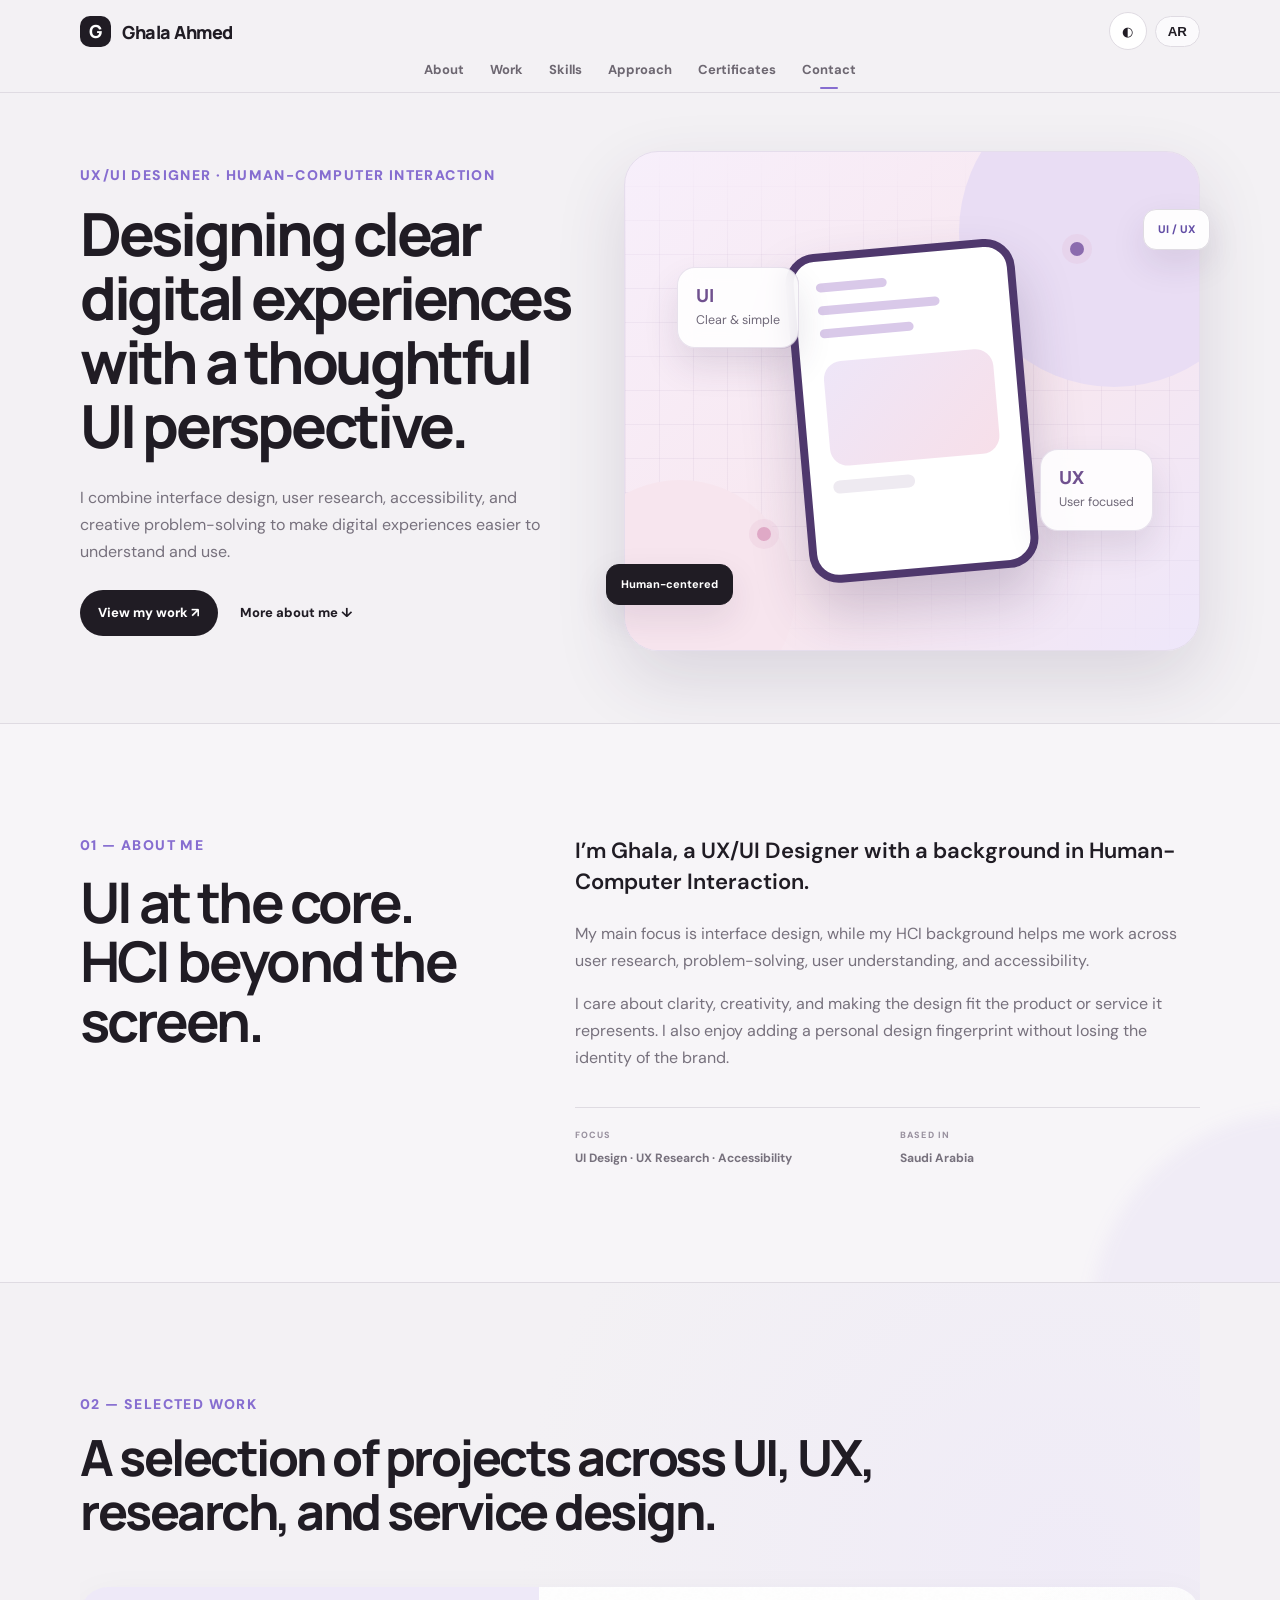
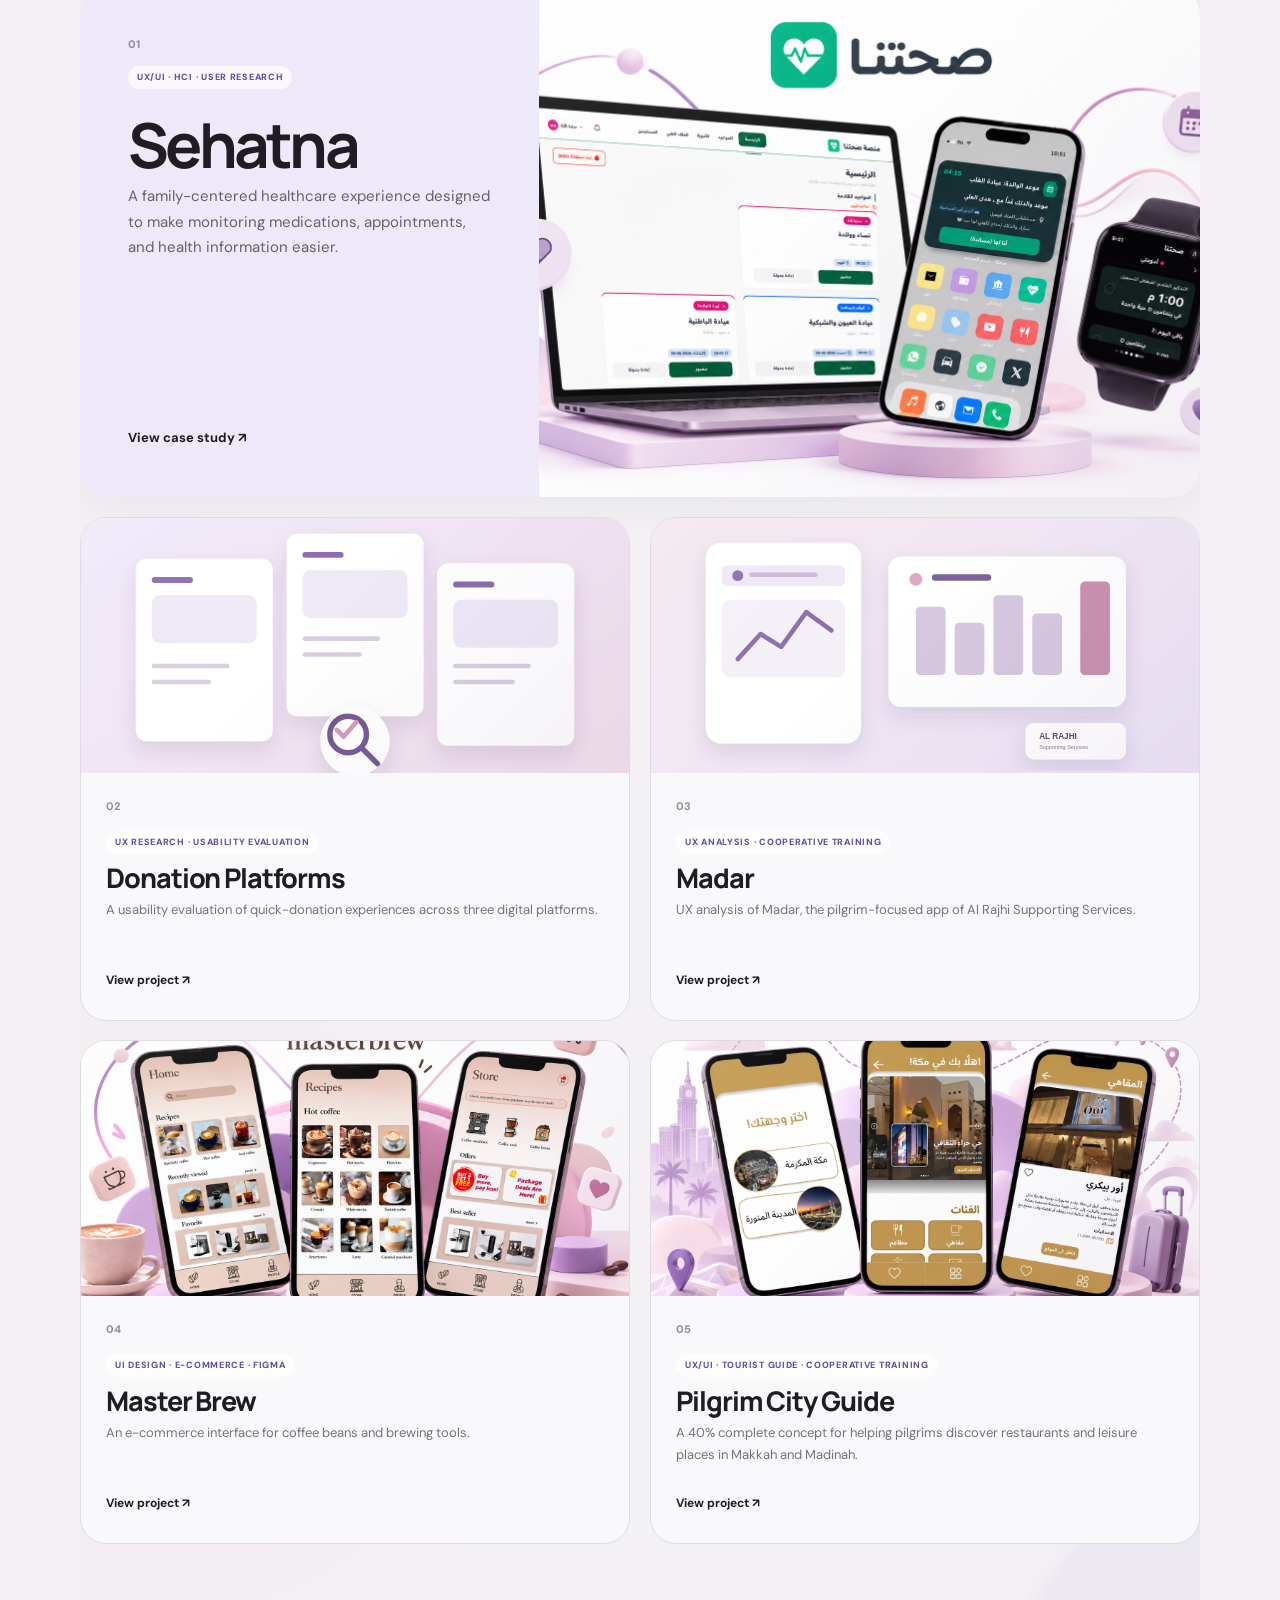
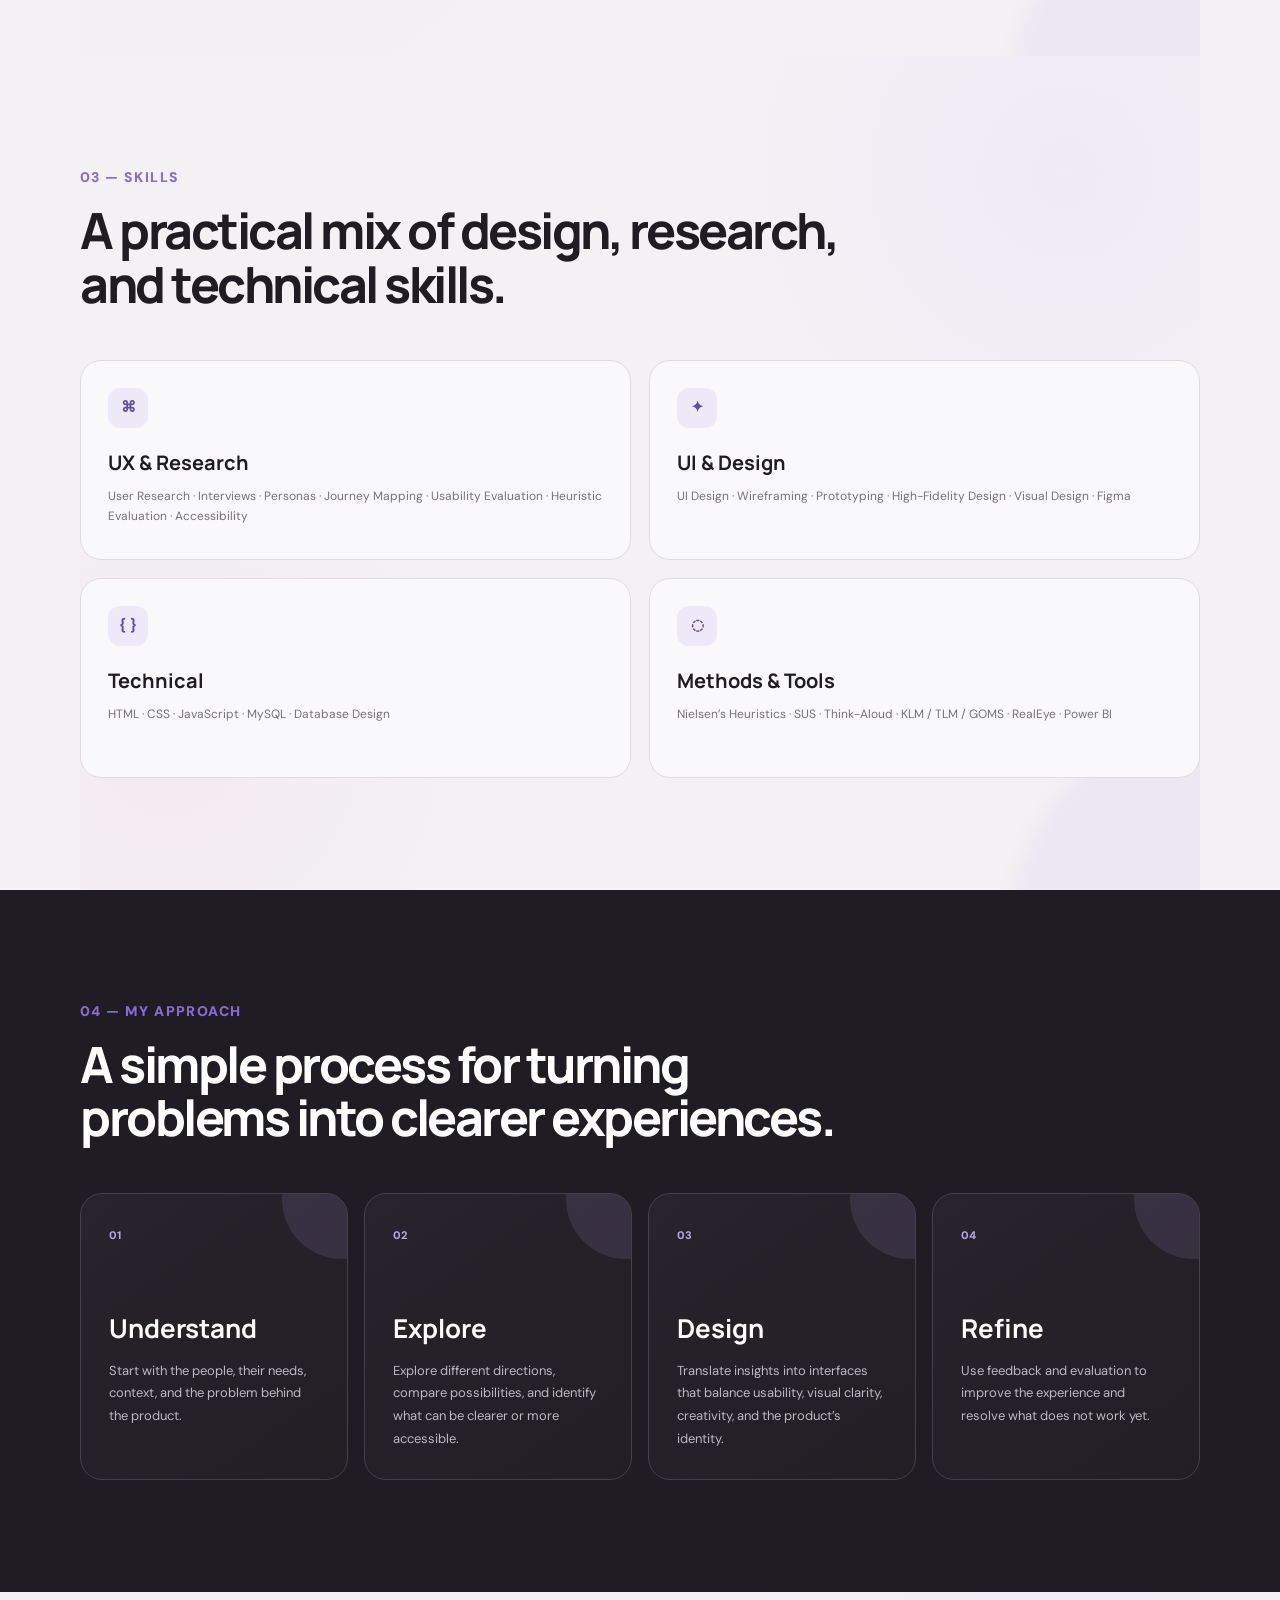
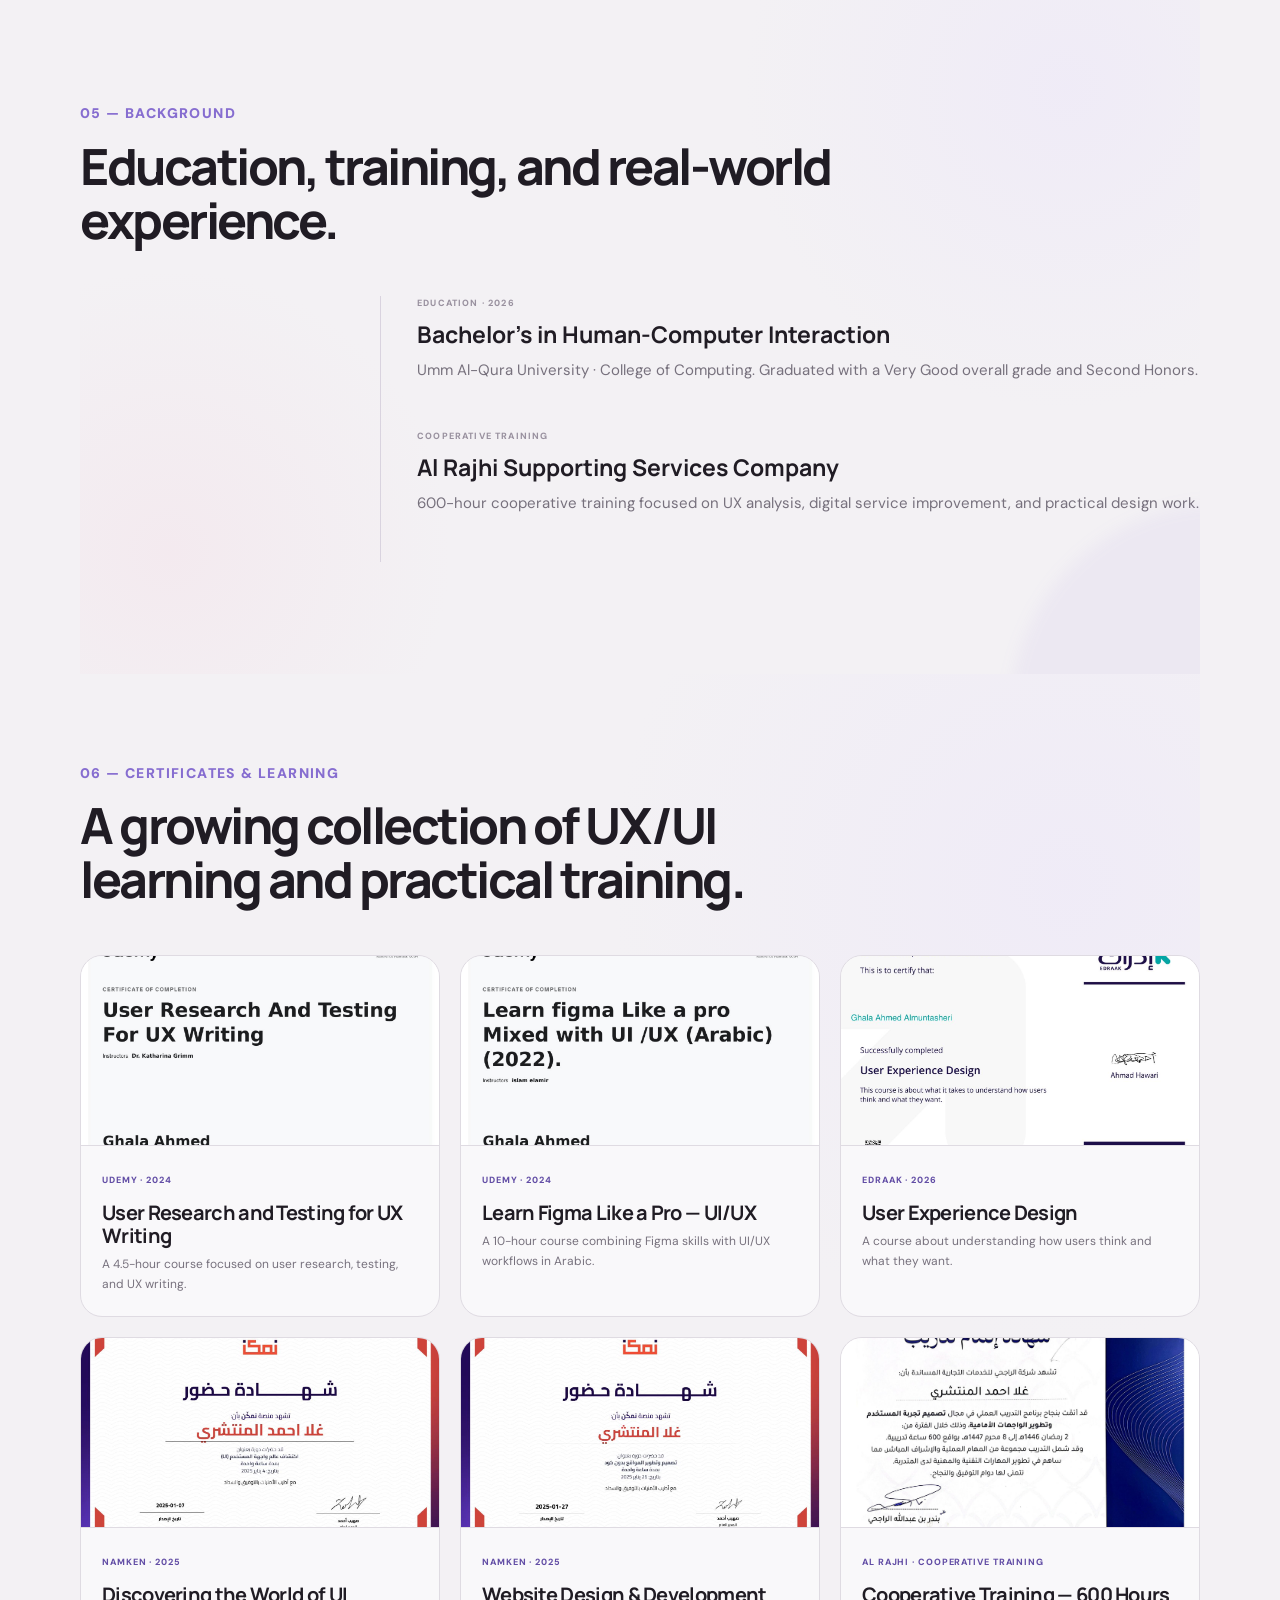
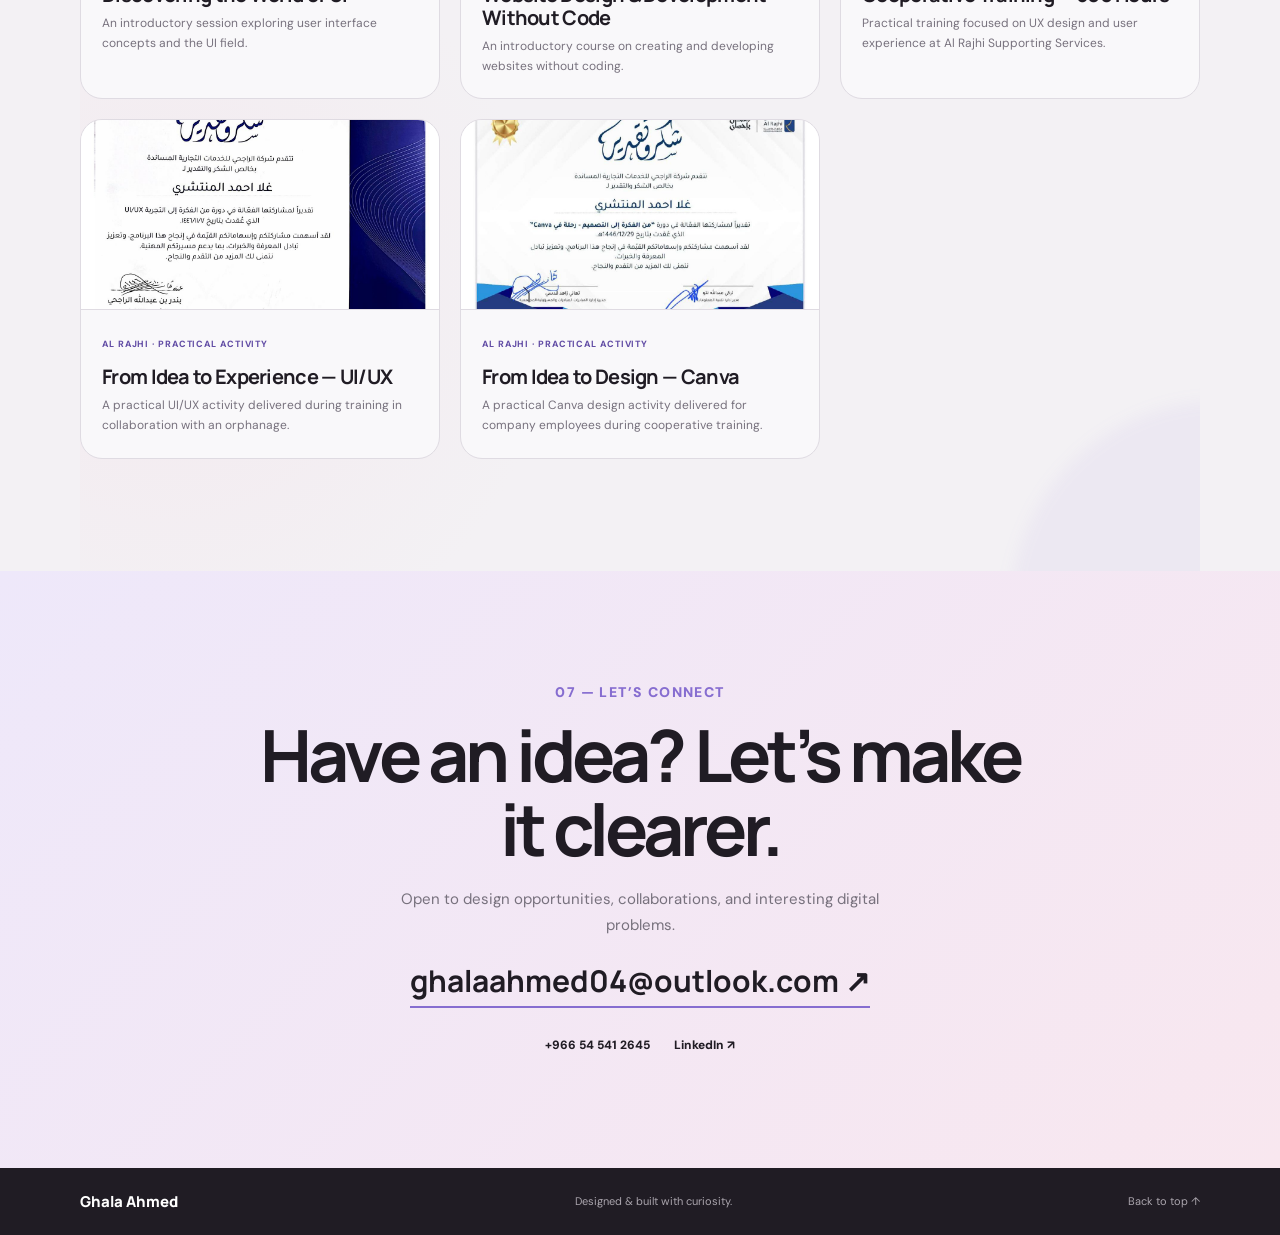
<file: index.html>
<!doctype html>
<html lang="en" dir="ltr">
<head>
<meta charset="utf-8"><meta name="viewport" content="width=device-width,initial-scale=1">
<meta name="description" content="Ghala Ahmed — UX/UI Designer | Human-Computer Interaction">
<title>غلا احمد</title><link rel="icon" type="image/svg+xml" href="assets/favicon.svg">
<link rel="preconnect" href="https://fonts.googleapis.com"><link rel="preconnect" href="https://fonts.gstatic.com" crossorigin>
<link href="https://fonts.googleapis.com/css2?family=DM+Sans:wght@400;500;600;700&family=Manrope:wght@600;700;800&family=IBM+Plex+Sans+Arabic:wght@400;500;600;700&display=swap" rel="stylesheet">
<link rel="stylesheet" href="assets/style.css">
</head>
<body>
<header><nav class="nav wrap">
<div class="nav-top">
<a class="logo" href="#top"><span>G</span> Ghala Ahmed</a>
<div class="nav-controls"><button id="theme" type="button" aria-label="Toggle theme">◐</button><button id="lang" type="button">AR</button></div>
</div>
<div class="links">
<a href="#about" data-en="About" data-ar="نبذة">About</a><a href="#work" data-en="Work" data-ar="الأعمال">Work</a><a href="#skills" data-en="Skills" data-ar="المهارات">Skills</a><a href="#approach" data-en="Approach" data-ar="المنهجية">Approach</a><a href="#certificates" data-en="Certificates" data-ar="الشهادات">Certificates</a><a href="#contact" data-en="Contact" data-ar="التواصل">Contact</a>
</div></nav></header>
<main id="top">
<section class="hero wrap">
<div class="hero-copy reveal"><p class="eyebrow" data-en="UX/UI DESIGNER · HUMAN-COMPUTER INTERACTION" data-ar="مصممة UX/UI · التفاعل بين الإنسان والحاسب">UX/UI DESIGNER · HUMAN-COMPUTER INTERACTION</p>
<h1 data-en="Designing clear digital experiences with a thoughtful UI perspective." data-ar="أصمم تجارب رقمية واضحة من منظور يهتم بالتفاصيل وتجربة المستخدم.">Designing clear digital experiences with a thoughtful UI perspective.</h1>
<p class="hero-p" data-en="I combine interface design, user research, accessibility, and creative problem-solving to make digital experiences easier to understand and use." data-ar="أجمع بين تصميم الواجهات، وبحث المستخدم، وإمكانية الوصول، وحل المشكلات الإبداعي لجعل التجارب الرقمية أوضح وأسهل في الاستخدام.">I combine interface design, user research, accessibility, and creative problem-solving to make digital experiences easier to understand and use.</p>
<div class="actions"><a class="btn" href="#work" data-en="View my work ↗" data-ar="استكشف أعمالي ↗">View my work ↗</a><a class="quiet" href="#about" data-en="More about me ↓" data-ar="المزيد عني ↓">More about me ↓</a></div></div>
<div class="hero-art hero-image-wrap reveal">
<div class="hero-visual-clean" aria-hidden="true"><span class="visual-grid"></span><span class="visual-orb orb-a"></span><span class="visual-orb orb-b"></span><div class="visual-device"><span></span><span></span><span></span><b></b><i></i></div><div class="visual-card card-a"><strong>UI</strong><small>Clear & simple</small></div><div class="visual-card card-b"><strong>UX</strong><small>User focused</small></div><div class="visual-dot dot-a"></div><div class="visual-dot dot-b"></div></div>
<span class="hero-float float-one">UI / UX</span><span class="hero-float float-two" data-en="Human-centered" data-ar="محوره الإنسان">Human-centered</span></div>
</section>
<section id="about" class="section about"><div class="wrap two reveal"><div><p class="eyebrow" data-en="01 — About me" data-ar="01 — نبذة عني">01 — About me</p><h2 data-en="UI at the core. HCI beyond the screen." data-ar="تصميم الواجهات في الأساس، والتفاعل بين الإنسان والحاسب يتجاوز الشاشة.">UI at the core. HCI beyond the screen.</h2></div><div class="about-copy"><p class="lead" data-en="I’m Ghala, a UX/UI Designer with a background in Human-Computer Interaction." data-ar="أنا غلا، مصممة UX/UI بخلفية في التفاعل بين الإنسان والحاسب.">I’m Ghala, a UX/UI Designer with a background in Human-Computer Interaction.</p><p data-en="My main focus is interface design, while my HCI background helps me work across user research, problem-solving, user understanding, and accessibility." data-ar="تركيزي الأساسي هو تصميم الواجهات، بينما تساعدني خلفيتي في HCI على العمل في مجالات بحث المستخدم، وحل المشكلات، وفهم المستخدم، وإمكانية الوصول.">My main focus is interface design, while my HCI background helps me work across user research, problem-solving, user understanding, and accessibility.</p><p data-en="I care about clarity, creativity, and making the design fit the product or service it represents. I also enjoy adding a personal design fingerprint without losing the identity of the brand." data-ar="أهتم بالوضوح والإبداع وأن يعكس التصميم المنتج أو الخدمة بالشكل المناسب. كما أحب إضافة بصمتي التصميمية الخاصة دون أن أفقد هوية العلامة.">I care about clarity, creativity, and making the design fit the product or service it represents. I also enjoy adding a personal design fingerprint without losing the identity of the brand.</p><div class="meta"><div><small data-en="FOCUS" data-ar="التركيز">FOCUS</small><b data-en="UI Design · UX Research · Accessibility" data-ar="تصميم الواجهات · بحث UX · إمكانية الوصول">UI Design · UX Research · Accessibility</b></div><div><small data-en="BASED IN" data-ar="الموقع">BASED IN</small><b data-en="Saudi Arabia" data-ar="المملكة العربية السعودية">Saudi Arabia</b></div></div></div></div></section>
<section id="work" class="section wrap">
<div class="section-title reveal"><div><p class="eyebrow" data-en="02 — Selected work" data-ar="02 — أعمال مختارة">02 — Selected work</p><h2 data-en="A selection of projects across UI, UX, research, and service design." data-ar="مجموعة من المشاريع في تصميم الواجهات وتجربة المستخدم والبحث وتصميم الخدمات.">A selection of projects across UI, UX, research, and service design.</h2></div></div>
<a class="featured reveal" href="projects/sehatna.html"><div class="feature-copy"><div class="project-no">01</div><span class="tag" data-en="UX/UI · HCI · USER RESEARCH" data-ar="UX/UI · HCI · بحث المستخدم">UX/UI · HCI · USER RESEARCH</span><h3 data-en="Sehatna" data-ar="صحتنا">Sehatna</h3><p data-en="A family-centered healthcare experience designed to make monitoring medications, appointments, and health information easier." data-ar="تجربة صحية تتمحور حول العائلة، صُممت لتسهيل متابعة الأدوية والمواعيد والمعلومات الصحية.">A family-centered healthcare experience designed to make monitoring medications, appointments, and health information easier.</p><strong data-en="View case study ↗" data-ar="عرض دراسة الحالة ↗">View case study ↗</strong></div><div class="feature-visual image-visual project-cover-frame"><img src="assets/project-covers/sehatna-cover.png" alt="Sehatna family healthcare project cover"></div></a>
<div class="grid">
<a class="card reveal" href="projects/volunteer.html"><div class="art image-art project-cover-frame"><img src="assets/project-covers/donation.svg" alt="donation project cover"></div><div class="card-copy"><div class="project-no">02</div><span class="tag" data-en="UX RESEARCH · USABILITY EVALUATION" data-ar="بحث UX · تقييم سهولة الاستخدام">UX RESEARCH · USABILITY EVALUATION</span><h3 data-en="Donation Platforms" data-ar="منصات التبرع">Donation Platforms</h3><p data-en="A usability evaluation of quick-donation experiences across three digital platforms." data-ar="تقييم سهولة استخدام خدمة التبرع السريع عبر ثلاث منصات رقمية.">A usability evaluation of quick-donation experiences across three digital platforms.</p><b data-en="View project ↗" data-ar="عرض المشروع ↗">View project ↗</b></div></a>
<a class="card reveal" href="projects/madar.html"><div class="art image-art project-cover-frame"><img src="assets/project-covers/madar.svg" alt="madar project cover"></div><div class="card-copy"><div class="project-no">03</div><span class="tag" data-en="UX ANALYSIS · COOPERATIVE TRAINING" data-ar="تحليل UX · تدريب تعاوني">UX ANALYSIS · COOPERATIVE TRAINING</span><h3 data-en="Madar" data-ar="مدار">Madar</h3><p data-en="UX analysis of Madar, the pilgrim-focused app of Al Rajhi Supporting Services." data-ar="تحليل لتطبيق مدار المخصص للحجاج والتابع لشركة الراجحي للخدمات المساندة.">UX analysis of Madar, the pilgrim-focused app of Al Rajhi Supporting Services.</p><b data-en="View project ↗" data-ar="عرض المشروع ↗">View project ↗</b></div></a>
<a class="card reveal" href="projects/master-brew.html"><div class="art image-art project-cover-frame"><img src="assets/project-covers/master-brew-cover.png" alt="coffee project cover"></div><div class="card-copy"><div class="project-no">04</div><span class="tag" data-en="UI DESIGN · E-COMMERCE · FIGMA" data-ar="تصميم واجهات · تجارة إلكترونية · Figma">UI DESIGN · E-COMMERCE · FIGMA</span><h3 data-en="Master Brew" data-ar="ماستر برو">Master Brew</h3><p data-en="An e-commerce interface for coffee beans and brewing tools." data-ar="واجهة متجر إلكتروني لحبوب القهوة وأدوات تحضيرها.">An e-commerce interface for coffee beans and brewing tools.</p><b data-en="View project ↗" data-ar="عرض المشروع ↗">View project ↗</b></div></a>
<a class="card reveal" href="projects/makkah-guide.html"><div class="art image-art project-cover-frame"><img src="assets/project-covers/makkah-guide-cover.png" alt="guide project cover"></div><div class="card-copy"><div class="project-no">05</div><span class="tag" data-en="UX/UI · TOURIST GUIDE · COOPERATIVE TRAINING" data-ar="UX/UI · دليل سياحي · تدريب تعاوني">UX/UI · TOURIST GUIDE · COOPERATIVE TRAINING</span><h3 data-en="Pilgrim City Guide" data-ar="دليل الحجاج السياحي">Pilgrim City Guide</h3><p data-en="A 40% complete concept for helping pilgrims discover restaurants and leisure places in Makkah and Madinah." data-ar="مفهوم مكتمل بنسبة 40٪ لمساعدة الحجاج في اكتشاف المطاعم وأماكن الترفيه في مكة والمدينة.">A 40% complete concept for helping pilgrims discover restaurants and leisure places in Makkah and Madinah.</p><b data-en="View project ↗" data-ar="عرض المشروع ↗">View project ↗</b></div></a>
</div></section>
<section id="skills" class="section wrap"><div class="section-title reveal"><div><p class="eyebrow" data-en="03 — Skills" data-ar="03 — المهارات">03 — Skills</p><h2 data-en="A practical mix of design, research, and technical skills." data-ar="مزيج عملي من مهارات التصميم والبحث والمهارات التقنية.">A practical mix of design, research, and technical skills.</h2></div></div><div class="skills">
<article class="reveal"><b>⌘</b><h3 data-en="UX & Research" data-ar="UX والبحث">UX & Research</h3><p data-en="User Research · Interviews · Personas · Journey Mapping · Usability Evaluation · Heuristic Evaluation · Accessibility" data-ar="بحث المستخدم · المقابلات · Personas · خرائط الرحلة · تقييم سهولة الاستخدام · التقييم وفق Heuristics · إمكانية الوصول">User Research · Interviews · Personas · Journey Mapping · Usability Evaluation · Heuristic Evaluation · Accessibility</p></article>
<article class="reveal"><b>✦</b><h3 data-en="UI & Design" data-ar="UI والتصميم">UI & Design</h3><p data-en="UI Design · Wireframing · Prototyping · High-Fidelity Design · Visual Design · Figma" data-ar="تصميم الواجهات · Wireframing · النمذجة الأولية · التصميم عالي الدقة · التصميم البصري · Figma">UI Design · Wireframing · Prototyping · High-Fidelity Design · Visual Design · Figma</p></article>
<article class="reveal"><b>{ }</b><h3 data-en="Technical" data-ar="تقني">Technical</h3><p data-en="HTML · CSS · JavaScript · MySQL · Database Design" data-ar="HTML · CSS · JavaScript · MySQL · تصميم قواعد البيانات">HTML · CSS · JavaScript · MySQL · Database Design</p></article>
<article class="reveal"><b>◌</b><h3 data-en="Methods & Tools" data-ar="المنهجيات والأدوات">Methods & Tools</h3><p data-en="Nielsen’s Heuristics · SUS · Think-Aloud · KLM / TLM / GOMS · RealEye · Power BI" data-ar="Nielsen’s Heuristics · SUS · Think-Aloud · KLM / TLM / GOMS · RealEye · Power BI">Nielsen’s Heuristics · SUS · Think-Aloud · KLM / TLM / GOMS · RealEye · Power BI</p></article>
</div></section>
<section id="approach" class="section dark"><div class="wrap"><div class="section-title reveal"><div><p class="eyebrow" data-en="04 — My approach" data-ar="04 — منهجية العمل">04 — My approach</p><h2 data-en="A simple process for turning problems into clearer experiences." data-ar="خطوات واضحة لتحويل المشكلات إلى تجارب أكثر وضوحًا.">A simple process for turning problems into clearer experiences.</h2></div></div><div class="approach">
<article><small>01</small><h3 data-en="Understand" data-ar="الفهم">Understand</h3><p data-en="Start with the people, their needs, context, and the problem behind the product." data-ar="فهم المستخدمين واحتياجاتهم وسياق الاستخدام والمشكلة التي يقف خلفها المنتج.">Start with the people, their needs, context, and the problem behind the product.</p></article>
<article><small>02</small><h3 data-en="Explore" data-ar="الاستكشاف">Explore</h3><p data-en="Explore different directions, compare possibilities, and identify what can be clearer or more accessible." data-ar="استكشاف اتجاهات مختلفة ومقارنة الاحتمالات وتحديد ما يمكن جعله أوضح وأكثر سهولة في الوصول.">Explore different directions, compare possibilities, and identify what can be clearer or more accessible.</p></article>
<article><small>03</small><h3 data-en="Design" data-ar="التصميم">Design</h3><p data-en="Translate insights into interfaces that balance usability, visual clarity, creativity, and the product’s identity." data-ar="تحويل النتائج إلى واجهات توازن بين سهولة الاستخدام والوضوح البصري والإبداع وهوية المنتج.">Translate insights into interfaces that balance usability, visual clarity, creativity, and the product’s identity.</p></article>
<article><small>04</small><h3 data-en="Refine" data-ar="التحسين">Refine</h3><p data-en="Use feedback and evaluation to improve the experience and resolve what does not work yet." data-ar="استخدام الملاحظات والتقييم لتحسين التجربة ومعالجة الجوانب التي ما زالت تحتاج إلى تطوير.">Use feedback and evaluation to improve the experience and resolve what does not work yet.</p></article>
</div></div></section>
<section id="background" class="section wrap"><div class="section-title reveal"><div><p class="eyebrow" data-en="05 — Background" data-ar="05 — الخلفية">05 — Background</p><h2 data-en="Education, training, and real-world experience." data-ar="التعليم، التدريب، والخبرة العملية.">Education, training, and real-world experience.</h2></div></div><div class="timeline reveal"><div><small data-en="EDUCATION · 2026" data-ar="التعليم · 2026">EDUCATION · 2026</small><h3 data-en="Bachelor’s in Human-Computer Interaction" data-ar="بكالوريوس تفاعل الإنسان مع الحاسب">Bachelor’s in Human-Computer Interaction</h3><p data-en="Umm Al-Qura University · College of Computing. Graduated with a Very Good overall grade and Second Honors." data-ar="جامعة أم القرى · كلية الحاسبات. التخرج بتقدير عام جيد جدًا مع مرتبة الشرف الثانية.">Umm Al-Qura University · College of Computing. Graduated with a Very Good overall grade and Second Honors.</p></div><div><small data-en="COOPERATIVE TRAINING" data-ar="التدريب التعاوني">COOPERATIVE TRAINING</small><h3 data-en="Al Rajhi Supporting Services Company" data-ar="شركة الراجحي للخدمات المساندة">Al Rajhi Supporting Services Company</h3><p data-en="600-hour cooperative training focused on UX analysis, digital service improvement, and practical design work." data-ar="تدريب تعاوني لمدة 600 ساعة ركز على تحليل UX وتحسين الخدمات الرقمية والعمل التصميمي العملي.">600-hour cooperative training focused on UX analysis, digital service improvement, and practical design work.</p></div></div></section>
<section id="certificates" class="section wrap certificates-section"><div class="section-title reveal"><div><p class="eyebrow" data-en="06 — Certificates & learning" data-ar="06 — الشهادات والتعلم">06 — Certificates & learning</p><h2 data-en="A growing collection of UX/UI learning and practical training." data-ar="مجموعة متنامية من التعلم في UX/UI والتدريب العملي.">A growing collection of UX/UI learning and practical training.</h2></div></div><div class="cert-grid">
<a class="cert-card reveal" href="assets/certificates/ur-udemy.jpg" target="_blank" rel="noreferrer"><div class="cert-thumb"><img src="assets/certificates/ur-udemy.jpg" alt="User Research and Testing for UX Writing certificate"></div><div class="cert-copy"><span class="cert-type">UDEMY · 2024</span><h3 data-en="User Research and Testing for UX Writing" data-ar="بحث المستخدم والاختبار لكتابة UX">User Research and Testing for UX Writing</h3><p data-en="A 4.5-hour course focused on user research, testing, and UX writing." data-ar="دورة لمدة 4.5 ساعات ركزت على بحث المستخدم والاختبار وكتابة UX.">A 4.5-hour course focused on user research, testing, and UX writing.</p></div></a>
<a class="cert-card reveal" href="assets/certificates/ux-udemy-figma.jpg" target="_blank" rel="noreferrer"><div class="cert-thumb"><img src="assets/certificates/ux-udemy-figma.jpg" alt="Learn Figma Like a Pro Mixed with UI UX certificate"></div><div class="cert-copy"><span class="cert-type">UDEMY · 2024</span><h3 data-en="Learn Figma Like a Pro — UI/UX" data-ar="احتراف Figma مع UI/UX">Learn Figma Like a Pro — UI/UX</h3><p data-en="A 10-hour course combining Figma skills with UI/UX workflows in Arabic." data-ar="دورة لمدة 10 ساعات تجمع بين مهارات Figma وسير عمل UI/UX باللغة العربية.">A 10-hour course combining Figma skills with UI/UX workflows in Arabic.</p></div></a>
<a class="cert-card reveal" href="assets/certificates/ux-edraak.jpg" target="_blank" rel="noreferrer"><div class="cert-thumb"><img src="assets/certificates/ux-edraak.jpg" alt="User Experience Design certificate from Edraak"></div><div class="cert-copy"><span class="cert-type">EDRAAK · 2026</span><h3 data-en="User Experience Design" data-ar="تصميم تجربة المستخدم">User Experience Design</h3><p data-en="A course about understanding how users think and what they want." data-ar="دورة حول فهم طريقة تفكير المستخدمين وما يحتاجونه ويرغبون فيه.">A course about understanding how users think and what they want.</p></div></a>
<a class="cert-card reveal" href="assets/certificates/ux-namken.jpg" target="_blank" rel="noreferrer"><div class="cert-thumb"><img src="assets/certificates/ux-namken.jpg" alt="Namken UI course certificate"></div><div class="cert-copy"><span class="cert-type">NAMKEN · 2025</span><h3 data-en="Discovering the World of UI" data-ar="اكتشاف عالم واجهة المستخدم UI">Discovering the World of UI</h3><p data-en="An introductory session exploring user interface concepts and the UI field." data-ar="جلسة تعريفية لاستكشاف مفاهيم واجهة المستخدم ومجال UI.">An introductory session exploring user interface concepts and the UI field.</p></div></a>
<a class="cert-card reveal" href="assets/certificates/no-code-websites.jpg" target="_blank" rel="noreferrer"><div class="cert-thumb"><img src="assets/certificates/no-code-websites.jpg" alt="No-code website design and development certificate"></div><div class="cert-copy"><span class="cert-type">NAMKEN · 2025</span><h3 data-en="Website Design & Development Without Code" data-ar="تصميم وتطوير المواقع بدون كود">Website Design & Development Without Code</h3><p data-en="An introductory course on creating and developing websites without coding." data-ar="دورة تعريفية حول تصميم وتطوير المواقع الإلكترونية بدون كتابة أكواد.">An introductory course on creating and developing websites without coding.</p></div></a>
<a class="cert-card reveal" href="assets/certificates/training.jpg" target="_blank" rel="noreferrer"><div class="cert-thumb"><img src="assets/certificates/training.jpg" alt="Cooperative training certificate"></div><div class="cert-copy"><span class="cert-type">AL RAJHI · COOPERATIVE TRAINING</span><h3 data-en="Cooperative Training — 600 Hours" data-ar="التدريب التعاوني — 600 ساعة">Cooperative Training — 600 Hours</h3><p data-en="Practical training focused on UX design and user experience at Al Rajhi Supporting Services." data-ar="تدريب عملي ركز على تصميم تجربة المستخدم وUX لدى شركة الراجحي للخدمات المساندة.">Practical training focused on UX design and user experience at Al Rajhi Supporting Services.</p></div></a>
<a class="cert-card reveal" href="assets/certificates/idea-to-experience.jpg" target="_blank" rel="noreferrer"><div class="cert-thumb"><img src="assets/certificates/idea-to-experience.jpg" alt="From Idea to Experience certificate"></div><div class="cert-copy"><span class="cert-type">AL RAJHI · PRACTICAL ACTIVITY</span><h3 data-en="From Idea to Experience — UI/UX" data-ar="من الفكرة إلى التجربة — UI/UX">From Idea to Experience — UI/UX</h3><p data-en="A practical UI/UX activity delivered during training in collaboration with an orphanage." data-ar="نشاط عملي في UI/UX أُقيم خلال التدريب بالتعاون مع دار أيتام.">A practical UI/UX activity delivered during training in collaboration with an orphanage.</p></div></a>
<a class="cert-card reveal" href="assets/certificates/idea-to-design.jpg" target="_blank" rel="noreferrer"><div class="cert-thumb"><img src="assets/certificates/idea-to-design.jpg" alt="From Idea to Design certificate"></div><div class="cert-copy"><span class="cert-type">AL RAJHI · PRACTICAL ACTIVITY</span><h3 data-en="From Idea to Design — Canva" data-ar="من الفكرة إلى التصميم — Canva">From Idea to Design — Canva</h3><p data-en="A practical Canva design activity delivered for company employees during cooperative training." data-ar="نشاط عملي في التصميم باستخدام Canva أُقيم لموظفي الشركة خلال التدريب التعاوني.">A practical Canva design activity delivered for company employees during cooperative training.</p></div></a>
</div></section>
<section id="contact" class="contact"><div class="wrap reveal"><p class="eyebrow" data-en="07 — Let’s connect" data-ar="07 — تواصل معي">07 — Let’s connect</p><h2 data-en="Have an idea? Let’s make it clearer." data-ar="لديك فكرة؟ لنجعلها أوضح.">Have an idea? Let’s make it clearer.</h2><p data-en="Open to design opportunities, collaborations, and interesting digital problems." data-ar="مهتمة بفرص التصميم والتعاون والمشكلات الرقمية التي تستحق الحل.">Open to design opportunities, collaborations, and interesting digital problems.</p><a class="email" href="mailto:ghalaahmed04@outlook.com">ghalaahmed04@outlook.com ↗</a><div class="contact-details"><a href="tel:+966545412645">+966 54 541 2645</a><a href="https://www.linkedin.com/in/ghala-ahmed-663011274" target="_blank" rel="noreferrer">LinkedIn ↗</a></div></div></section>
</main><footer><div class="wrap"><b>Ghala Ahmed</b><span data-en="Designed & built with curiosity." data-ar="صُمم وبُني بفضول واهتمام بالتفاصيل.">Designed & built with curiosity.</span><a href="#top" data-en="Back to top ↑" data-ar="العودة للأعلى ↑">Back to top ↑</a></div></footer>
<script src="assets/script.js"></script></body></html>
</file>
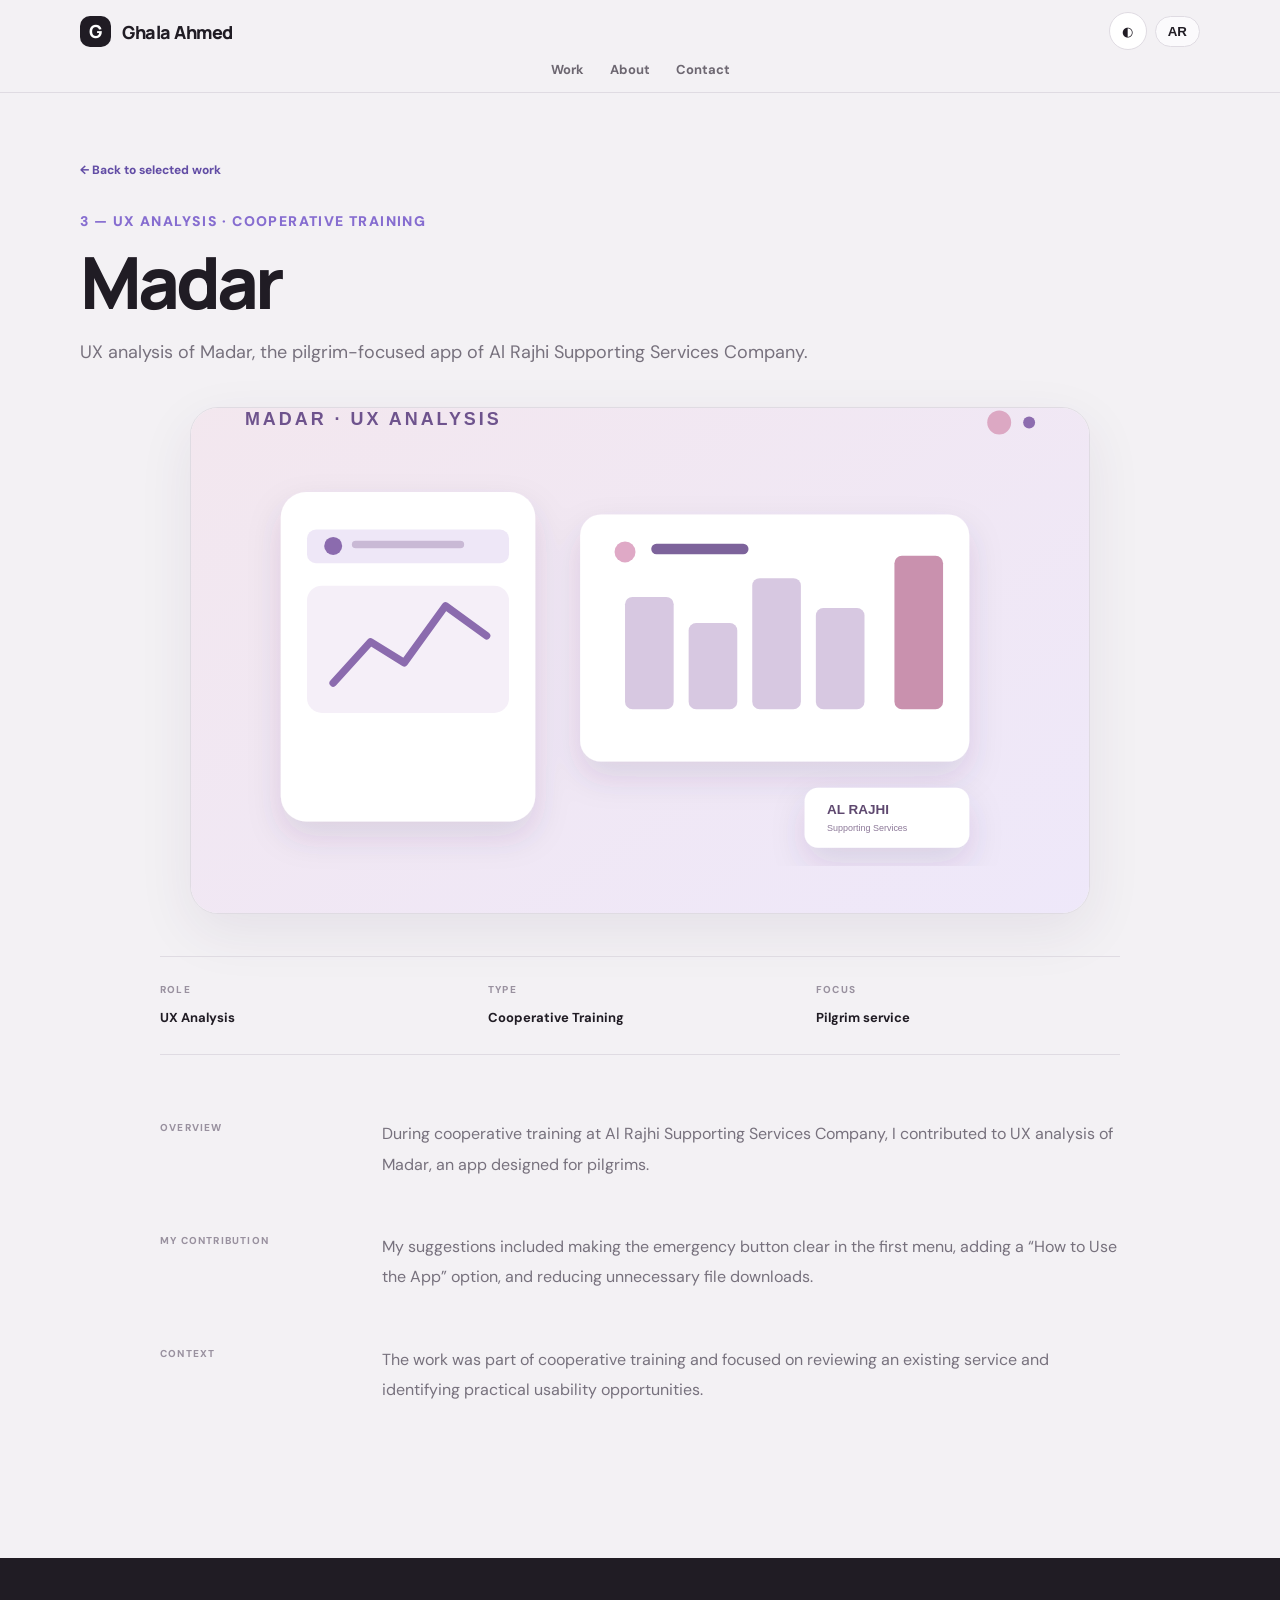
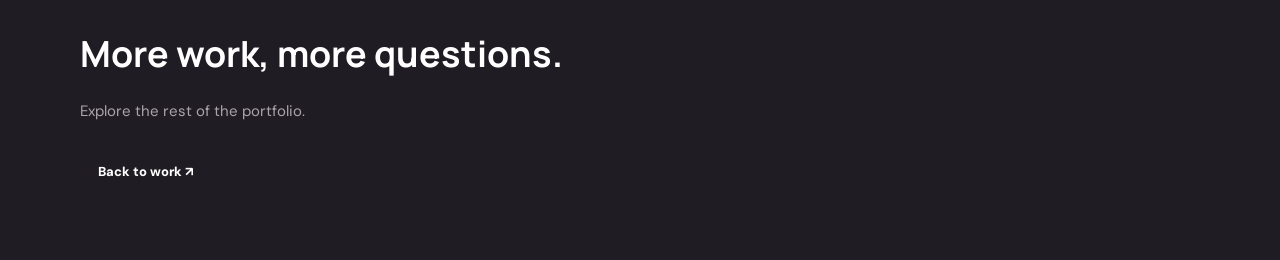
<file: projects/madar.html>
<!doctype html><html lang="en" dir="ltr"><head><meta charset="utf-8"><meta name="viewport" content="width=device-width,initial-scale=1"><title>غلا احمد</title><link rel="icon" type="image/svg+xml" href="../assets/favicon.svg"><link rel="preconnect" href="https://fonts.googleapis.com"><link rel="preconnect" href="https://fonts.gstatic.com" crossorigin><link href="https://fonts.googleapis.com/css2?family=DM+Sans:wght@400;500;600;700&family=Manrope:wght@600;700;800&family=IBM+Plex+Sans+Arabic:wght@400;500;600;700&display=swap" rel="stylesheet"><link rel="stylesheet" href="../assets/style.css"><link rel="stylesheet" href="case.css"></head><body><header><nav class="nav wrap"><div class="nav-top"><a class="logo" href="../index.html"><span>G</span> Ghala Ahmed</a><div class="nav-controls"><button id="theme" type="button" aria-label="Toggle theme">◐</button><button id="lang" type="button">AR</button></div></div><div class="links"><a href="../index.html#work" data-en="Work" data-ar="الأعمال">Work</a><a href="../index.html#about" data-en="About" data-ar="نبذة">About</a><a href="../index.html#contact" data-en="Contact" data-ar="التواصل">Contact</a></div></nav></header><main><div class="wrap case"><a class="back" href="../index.html#work" data-en="← Back to selected work" data-ar="→ العودة إلى الأعمال">← Back to selected work</a><p class="eyebrow" data-en="3 — UX ANALYSIS · COOPERATIVE TRAINING" data-ar="3 — تحليل UX · تدريب تعاوني">3 — UX ANALYSIS · COOPERATIVE TRAINING</p><h1 data-en="Madar" data-ar="مدار">Madar</h1><p class="intro" data-en="UX analysis of Madar, the pilgrim-focused app of Al Rajhi Supporting Services Company." data-ar="تحليل لتطبيق مدار المخصص للحجاج والتابع لشركة الراجحي للخدمات المساندة.">UX analysis of Madar, the pilgrim-focused app of Al Rajhi Supporting Services Company.</p><div class="case-hero"><img class="case-hero-image" src="../assets/project-covers/madar.svg" alt="Madar project visual"></div><div class="case-body"><div class="meta2"><div><small data-en="ROLE" data-ar="الدور">ROLE</small><b data-en="UX Analysis" data-ar="تحليل UX">UX Analysis</b></div><div><small data-en="TYPE" data-ar="نوع المشروع">TYPE</small><b data-en="Cooperative Training" data-ar="تدريب تعاوني">Cooperative Training</b></div><div><small data-en="FOCUS" data-ar="التركيز">FOCUS</small><b data-en="Pilgrim service" data-ar="خدمة الحجاج">Pilgrim service</b></div></div><section class="case-section"><small data-en="OVERVIEW" data-ar="نظرة عامة">OVERVIEW</small><div><p data-en="During cooperative training at Al Rajhi Supporting Services Company, I contributed to UX analysis of Madar, an app designed for pilgrims." data-ar="خلال التدريب التعاوني في شركة الراجحي للخدمات المساندة، ساهمت في تحليل تجربة المستخدم لتطبيق مدار، وهو تطبيق مخصص للحجاج.">During cooperative training at Al Rajhi Supporting Services Company, I contributed to UX analysis of Madar, an app designed for pilgrims.</p></div></section><section class="case-section"><small data-en="MY CONTRIBUTION" data-ar="مساهمتي">MY CONTRIBUTION</small><div><p data-en="My suggestions included making the emergency button clear in the first menu, adding a “How to Use the App” option, and reducing unnecessary file downloads." data-ar="شملت اقتراحاتي جعل زر الطوارئ واضحًا في القائمة الأولى، وإضافة خيار «كيفية استخدام التطبيق»، وتقليل الحاجة إلى تنزيل الملفات غير الضرورية.">My suggestions included making the emergency button clear in the first menu, adding a “How to Use the App” option, and reducing unnecessary file downloads.</p></div></section><section class="case-section"><small data-en="CONTEXT" data-ar="السياق">CONTEXT</small><div><p data-en="The work was part of cooperative training and focused on reviewing an existing service and identifying practical usability opportunities." data-ar="كان العمل جزءًا من التدريب التعاوني وركز على مراجعة خدمة قائمة وتحديد فرص عملية لتحسين سهولة الاستخدام.">The work was part of cooperative training and focused on reviewing an existing service and identifying practical usability opportunities.</p></div></section></div></div></main><section class="end"><div class="wrap"><h2 data-en="More work, more questions." data-ar="المزيد من الأعمال، والمزيد من الأفكار.">More work, more questions.</h2><p data-en="Explore the rest of the portfolio." data-ar="استكشف بقية البورتفوليو.">Explore the rest of the portfolio.</p><a class="btn" href="../index.html#work" data-en="Back to work ↗" data-ar="العودة إلى الأعمال ↗">Back to work ↗</a></div></section><script src="../assets/script.js"></script></body></html>
</file>
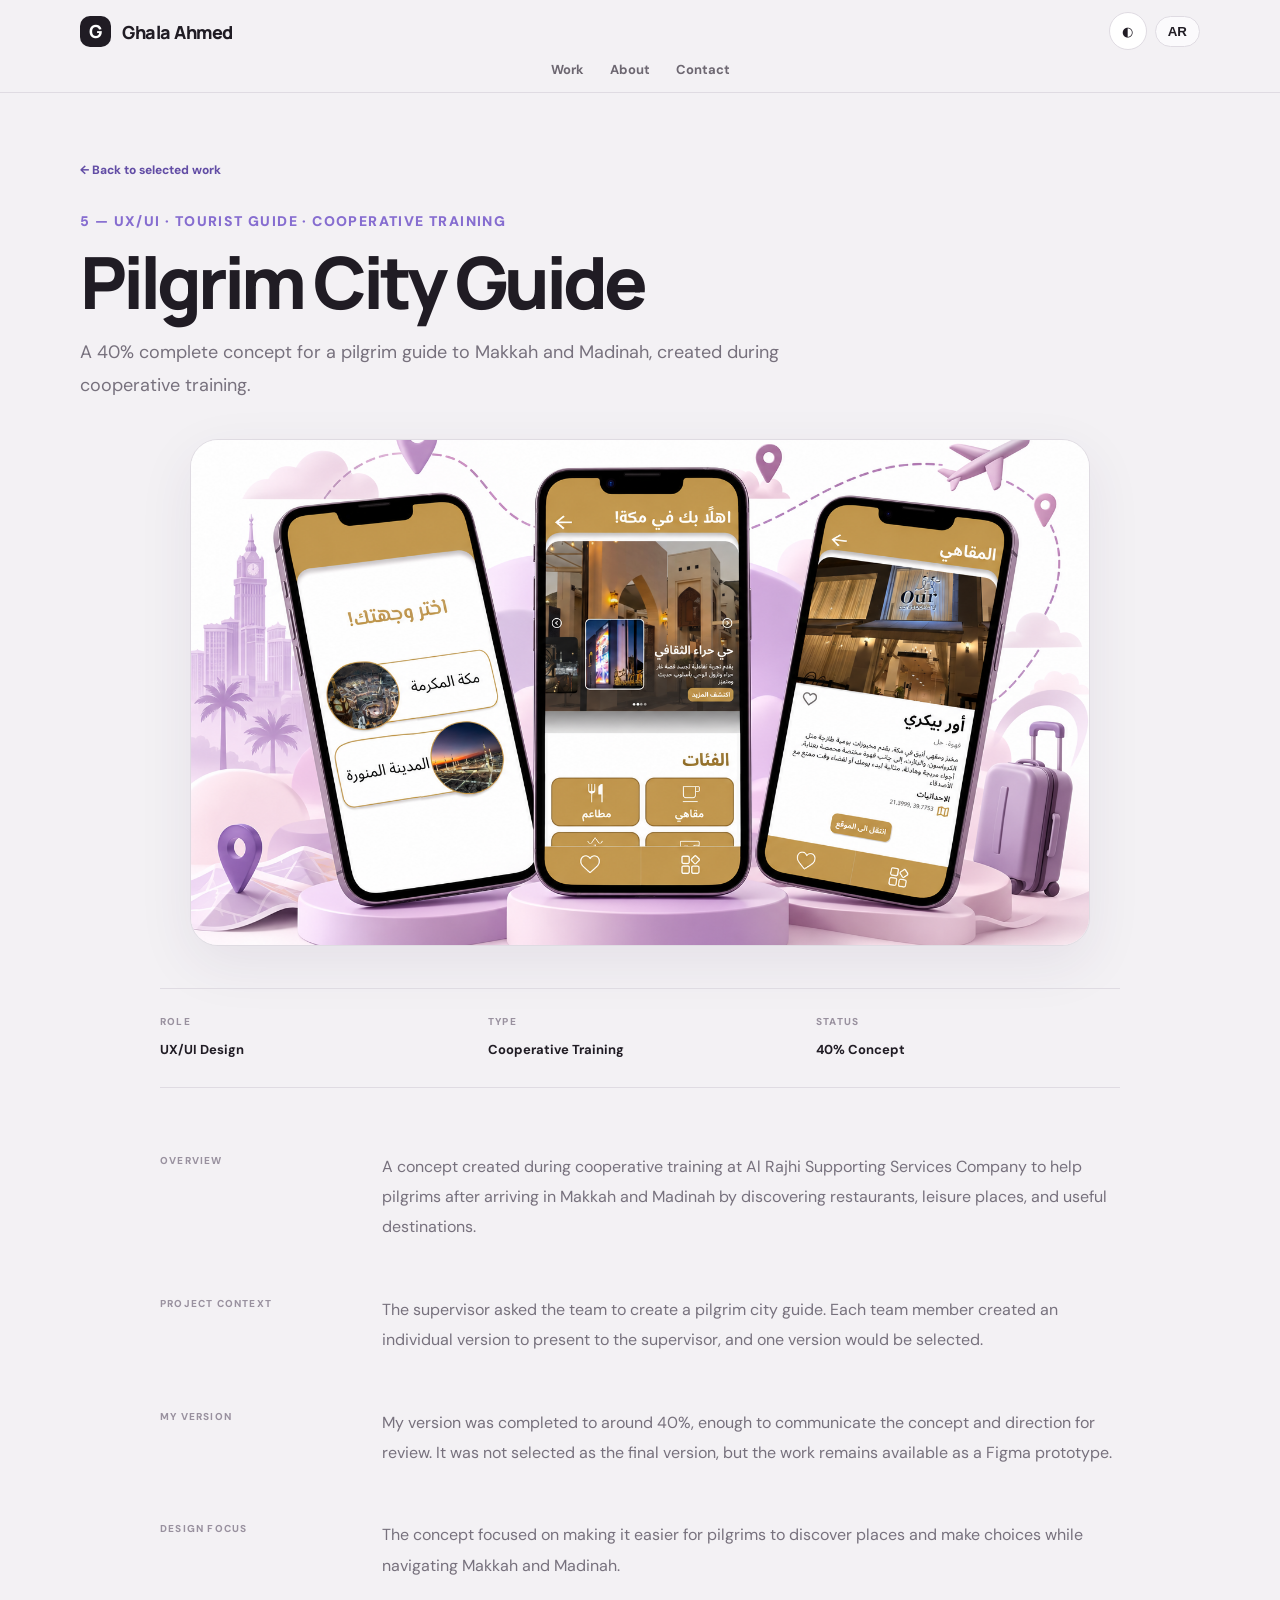
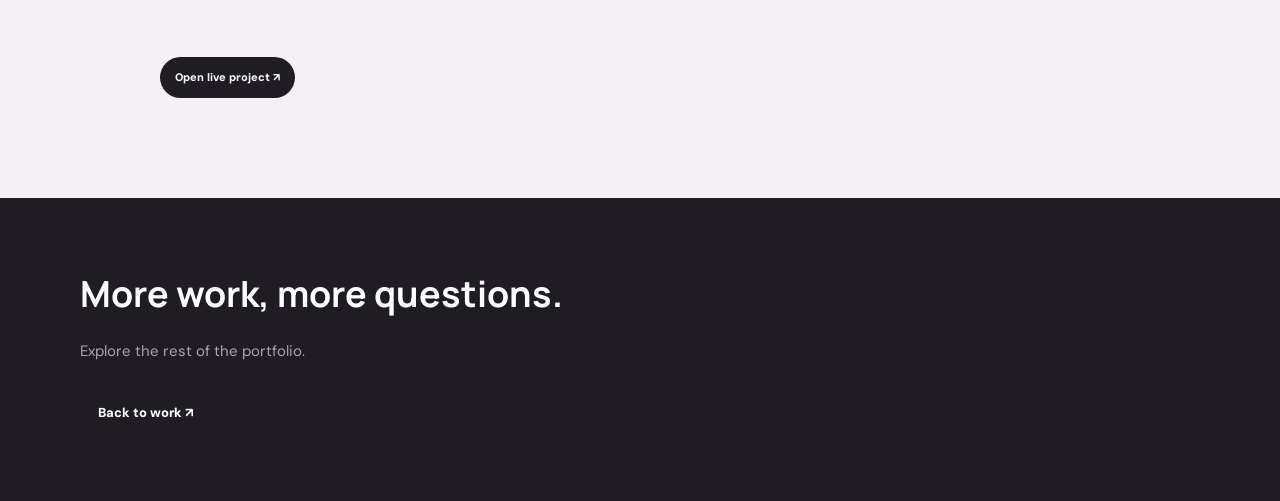
<file: projects/makkah-guide.html>
<!doctype html><html lang="en" dir="ltr"><head><meta charset="utf-8"><meta name="viewport" content="width=device-width,initial-scale=1"><title>غلا احمد</title><link rel="icon" type="image/svg+xml" href="../assets/favicon.svg"><link rel="preconnect" href="https://fonts.googleapis.com"><link rel="preconnect" href="https://fonts.gstatic.com" crossorigin><link href="https://fonts.googleapis.com/css2?family=DM+Sans:wght@400;500;600;700&family=Manrope:wght@600;700;800&family=IBM+Plex+Sans+Arabic:wght@400;500;600;700&display=swap" rel="stylesheet"><link rel="stylesheet" href="../assets/style.css"><link rel="stylesheet" href="case.css"></head><body><header><nav class="nav wrap"><div class="nav-top"><a class="logo" href="../index.html"><span>G</span> Ghala Ahmed</a><div class="nav-controls"><button id="theme" type="button" aria-label="Toggle theme">◐</button><button id="lang" type="button">AR</button></div></div><div class="links"><a href="../index.html#work" data-en="Work" data-ar="الأعمال">Work</a><a href="../index.html#about" data-en="About" data-ar="نبذة">About</a><a href="../index.html#contact" data-en="Contact" data-ar="التواصل">Contact</a></div></nav></header><main><div class="wrap case"><a class="back" href="../index.html#work" data-en="← Back to selected work" data-ar="→ العودة إلى الأعمال">← Back to selected work</a><p class="eyebrow" data-en="5 — UX/UI · TOURIST GUIDE · COOPERATIVE TRAINING" data-ar="5 — UX/UI · دليل سياحي · تدريب تعاوني">5 — UX/UI · TOURIST GUIDE · COOPERATIVE TRAINING</p><h1 data-en="Pilgrim City Guide" data-ar="دليل الحجاج السياحي">Pilgrim City Guide</h1><p class="intro" data-en="A 40% complete concept for a pilgrim guide to Makkah and Madinah, created during cooperative training." data-ar="مفهوم مكتمل بنسبة 40٪ لدليل سياحي للحجاج في مكة والمدينة، تم تصميمه خلال التدريب التعاوني.">A 40% complete concept for a pilgrim guide to Makkah and Madinah, created during cooperative training.</p><div class="case-hero"><img class="case-hero-image" src="../assets/project-covers/makkah-guide-cover.png" alt="Pilgrim City Guide project visual"></div><div class="case-body"><div class="meta2"><div><small data-en="ROLE" data-ar="الدور">ROLE</small><b data-en="UX/UI Design" data-ar="تصميم UX/UI">UX/UI Design</b></div><div><small data-en="TYPE" data-ar="نوع المشروع">TYPE</small><b data-en="Cooperative Training" data-ar="تدريب تعاوني">Cooperative Training</b></div><div><small data-en="STATUS" data-ar="الحالة">STATUS</small><b data-en="40% Concept" data-ar="مفهوم 40٪">40% Concept</b></div></div><section class="case-section"><small data-en="OVERVIEW" data-ar="نظرة عامة">OVERVIEW</small><div><p data-en="A concept created during cooperative training at Al Rajhi Supporting Services Company to help pilgrims after arriving in Makkah and Madinah by discovering restaurants, leisure places, and useful destinations." data-ar="مفهوم تم تصميمه خلال التدريب التعاوني في شركة الراجحي للخدمات المساندة لمساعدة الحجاج بعد وصولهم إلى مكة والمدينة في اكتشاف المطاعم وأماكن الترفيه والوجهات المفيدة.">A concept created during cooperative training at Al Rajhi Supporting Services Company to help pilgrims after arriving in Makkah and Madinah by discovering restaurants, leisure places, and useful destinations.</p></div></section><section class="case-section"><small data-en="PROJECT CONTEXT" data-ar="سياق المشروع">PROJECT CONTEXT</small><div><p data-en="The supervisor asked the team to create a pilgrim city guide. Each team member created an individual version to present to the supervisor, and one version would be selected." data-ar="طلب المشرف من الفريق إعداد دليل سياحي للحجاج، وقام كل عضو في الفريق بتصميم نسخة مستقلة لعرضها على المشرف، ثم يتم اختيار نسخة واحدة.">The supervisor asked the team to create a pilgrim city guide. Each team member created an individual version to present to the supervisor, and one version would be selected.</p></div></section><section class="case-section"><small data-en="MY VERSION" data-ar="نسختي">MY VERSION</small><div><p data-en="My version was completed to around 40%, enough to communicate the concept and direction for review. It was not selected as the final version, but the work remains available as a Figma prototype." data-ar="اكتملت نسختي بنسبة تقارب 40٪، بما يكفي لعرض الفكرة والاتجاه على المشرف. لم يتم اختيار النسخة كنسخة نهائية، لكن الواجهات ما زالت موجودة كـPrototype في Figma.">My version was completed to around 40%, enough to communicate the concept and direction for review. It was not selected as the final version, but the work remains available as a Figma prototype.</p></div></section><section class="case-section"><small data-en="DESIGN FOCUS" data-ar="محور التصميم">DESIGN FOCUS</small><div><p data-en="The concept focused on making it easier for pilgrims to discover places and make choices while navigating Makkah and Madinah." data-ar="ركز المفهوم على تسهيل اكتشاف الأماكن واتخاذ الخيارات أثناء تنقل الحجاج في مكة والمدينة.">The concept focused on making it easier for pilgrims to discover places and make choices while navigating Makkah and Madinah.</p></div></section><a class="external-link" href="https://www.figma.com/proto/YlQwufXKryqlwCMDTNjHp1/%D8%AF%D9%84%D9%8A%D9%84-%D8%A7%D9%84%D8%AA%D8%B1%D9%81%D9%8A%D9%87?node-id=100-1818&p=f&t=hHGShkD5Kh6vVVG6-0&scaling=scale-down&content-scaling=fixed&page-id=0%3A1&starting-point-node-id=100%3A1818" target="_blank" rel="noreferrer" data-en="Open live project ↗" data-ar="فتح المشروع ↗">Open live project ↗</a></div></div></main><section class="end"><div class="wrap"><h2 data-en="More work, more questions." data-ar="المزيد من الأعمال، والمزيد من الأفكار.">More work, more questions.</h2><p data-en="Explore the rest of the portfolio." data-ar="استكشف بقية البورتفوليو.">Explore the rest of the portfolio.</p><a class="btn" href="../index.html#work" data-en="Back to work ↗" data-ar="العودة إلى الأعمال ↗">Back to work ↗</a></div></section><script src="../assets/script.js"></script></body></html>
</file>
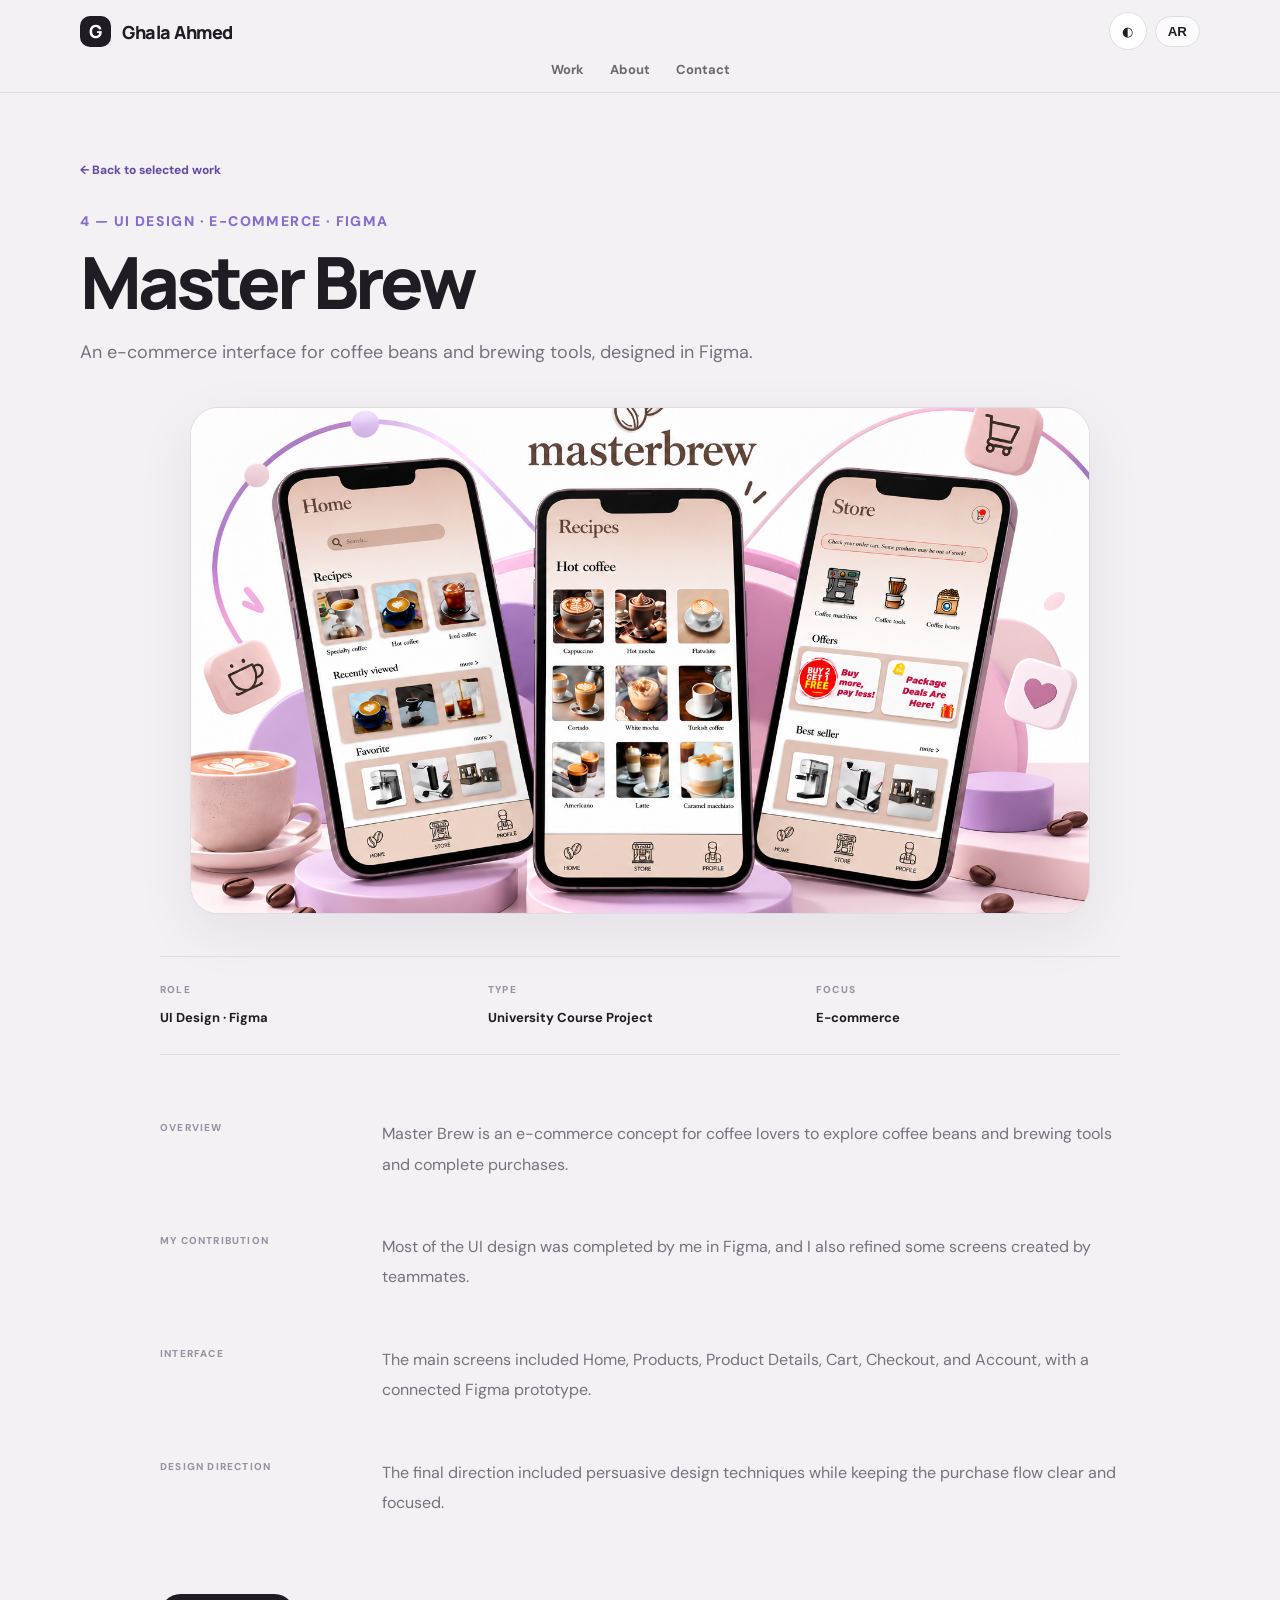
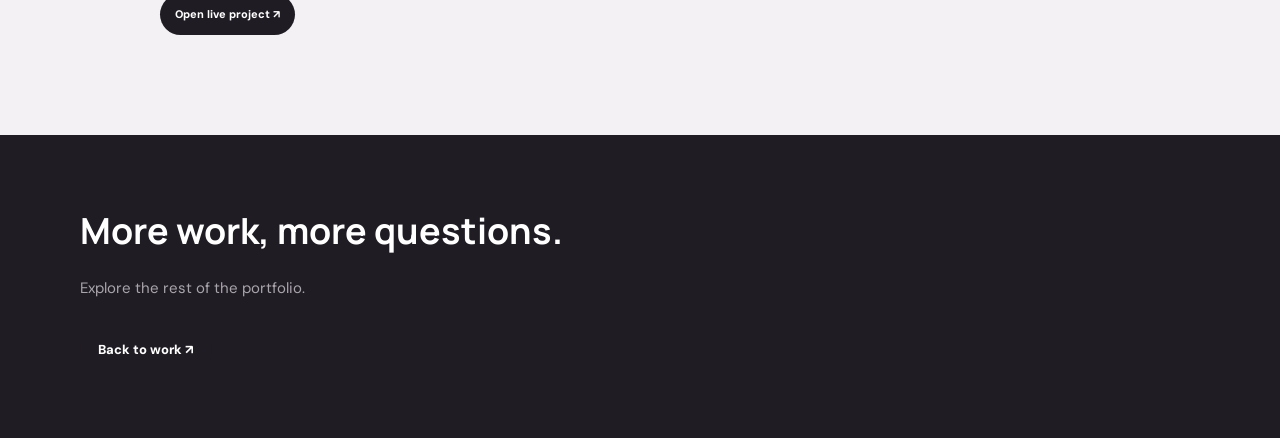
<file: projects/master-brew.html>
<!doctype html><html lang="en" dir="ltr"><head><meta charset="utf-8"><meta name="viewport" content="width=device-width,initial-scale=1"><title>غلا احمد</title><link rel="icon" type="image/svg+xml" href="../assets/favicon.svg"><link rel="preconnect" href="https://fonts.googleapis.com"><link rel="preconnect" href="https://fonts.gstatic.com" crossorigin><link href="https://fonts.googleapis.com/css2?family=DM+Sans:wght@400;500;600;700&family=Manrope:wght@600;700;800&family=IBM+Plex+Sans+Arabic:wght@400;500;600;700&display=swap" rel="stylesheet"><link rel="stylesheet" href="../assets/style.css"><link rel="stylesheet" href="case.css"></head><body><header><nav class="nav wrap"><div class="nav-top"><a class="logo" href="../index.html"><span>G</span> Ghala Ahmed</a><div class="nav-controls"><button id="theme" type="button" aria-label="Toggle theme">◐</button><button id="lang" type="button">AR</button></div></div><div class="links"><a href="../index.html#work" data-en="Work" data-ar="الأعمال">Work</a><a href="../index.html#about" data-en="About" data-ar="نبذة">About</a><a href="../index.html#contact" data-en="Contact" data-ar="التواصل">Contact</a></div></nav></header><main><div class="wrap case"><a class="back" href="../index.html#work" data-en="← Back to selected work" data-ar="→ العودة إلى الأعمال">← Back to selected work</a><p class="eyebrow" data-en="4 — UI DESIGN · E-COMMERCE · FIGMA" data-ar="4 — تصميم واجهات · تجارة إلكترونية · Figma">4 — UI DESIGN · E-COMMERCE · FIGMA</p><h1 data-en="Master Brew" data-ar="Master Brew">Master Brew</h1><p class="intro" data-en="An e-commerce interface for coffee beans and brewing tools, designed in Figma." data-ar="واجهة متجر إلكتروني لحبوب القهوة وأدوات تحضيرها، صُممت في Figma.">An e-commerce interface for coffee beans and brewing tools, designed in Figma.</p><div class="case-hero"><img class="case-hero-image" src="../assets/project-covers/master-brew-cover.png" alt="Master Brew project visual"></div><div class="case-body"><div class="meta2"><div><small data-en="ROLE" data-ar="الدور">ROLE</small><b data-en="UI Design · Figma" data-ar="تصميم واجهات · Figma">UI Design · Figma</b></div><div><small data-en="TYPE" data-ar="نوع المشروع">TYPE</small><b data-en="University Course Project" data-ar="مشروع مادة جامعية">University Course Project</b></div><div><small data-en="FOCUS" data-ar="التركيز">FOCUS</small><b data-en="E-commerce" data-ar="تجارة إلكترونية">E-commerce</b></div></div><section class="case-section"><small data-en="OVERVIEW" data-ar="نظرة عامة">OVERVIEW</small><div><p data-en="Master Brew is an e-commerce concept for coffee lovers to explore coffee beans and brewing tools and complete purchases." data-ar="Master Brew هو مفهوم متجر إلكتروني لعشاق القهوة لاستكشاف حبوب القهوة وأدوات تحضيرها وإتمام الشراء.">Master Brew is an e-commerce concept for coffee lovers to explore coffee beans and brewing tools and complete purchases.</p></div></section><section class="case-section"><small data-en="MY CONTRIBUTION" data-ar="مساهمتي">MY CONTRIBUTION</small><div><p data-en="Most of the UI design was completed by me in Figma, and I also refined some screens created by teammates." data-ar="أنجزت معظم تصميم الواجهات في Figma، كما عدّلت وطورت بعض الشاشات التي صممها أعضاء الفريق.">Most of the UI design was completed by me in Figma, and I also refined some screens created by teammates.</p></div></section><section class="case-section"><small data-en="INTERFACE" data-ar="الواجهات">INTERFACE</small><div><p data-en="The main screens included Home, Products, Product Details, Cart, Checkout, and Account, with a connected Figma prototype." data-ar="شملت الواجهات الرئيسية الصفحة الرئيسية والمنتجات وتفاصيل المنتج والسلة والدفع والحساب، مع Prototype مترابط في Figma.">The main screens included Home, Products, Product Details, Cart, Checkout, and Account, with a connected Figma prototype.</p></div></section><section class="case-section"><small data-en="DESIGN DIRECTION" data-ar="اتجاه التصميم">DESIGN DIRECTION</small><div><p data-en="The final direction included persuasive design techniques while keeping the purchase flow clear and focused." data-ar="تضمن الاتجاه النهائي تقنيات في التصميم الإقناعي مع الحفاظ على وضوح وتركيز مسار الشراء.">The final direction included persuasive design techniques while keeping the purchase flow clear and focused.</p></div></section><a class="external-link" href="https://www.figma.com/proto/Fx6zEwc3FVuw9yc4HSaFWH/master-brew?node-id=381-1912&p=f&t=qToV9AcnvZl1bUID-0&scaling=scale-down&content-scaling=fixed&page-id=0%3A1&starting-point-node-id=381%3A1912" target="_blank" rel="noreferrer" data-en="Open live project ↗" data-ar="فتح المشروع ↗">Open live project ↗</a></div></div></main><section class="end"><div class="wrap"><h2 data-en="More work, more questions." data-ar="المزيد من الأعمال، والمزيد من الأفكار.">More work, more questions.</h2><p data-en="Explore the rest of the portfolio." data-ar="استكشف بقية البورتفوليو.">Explore the rest of the portfolio.</p><a class="btn" href="../index.html#work" data-en="Back to work ↗" data-ar="العودة إلى الأعمال ↗">Back to work ↗</a></div></section><script src="../assets/script.js"></script></body></html>
</file>
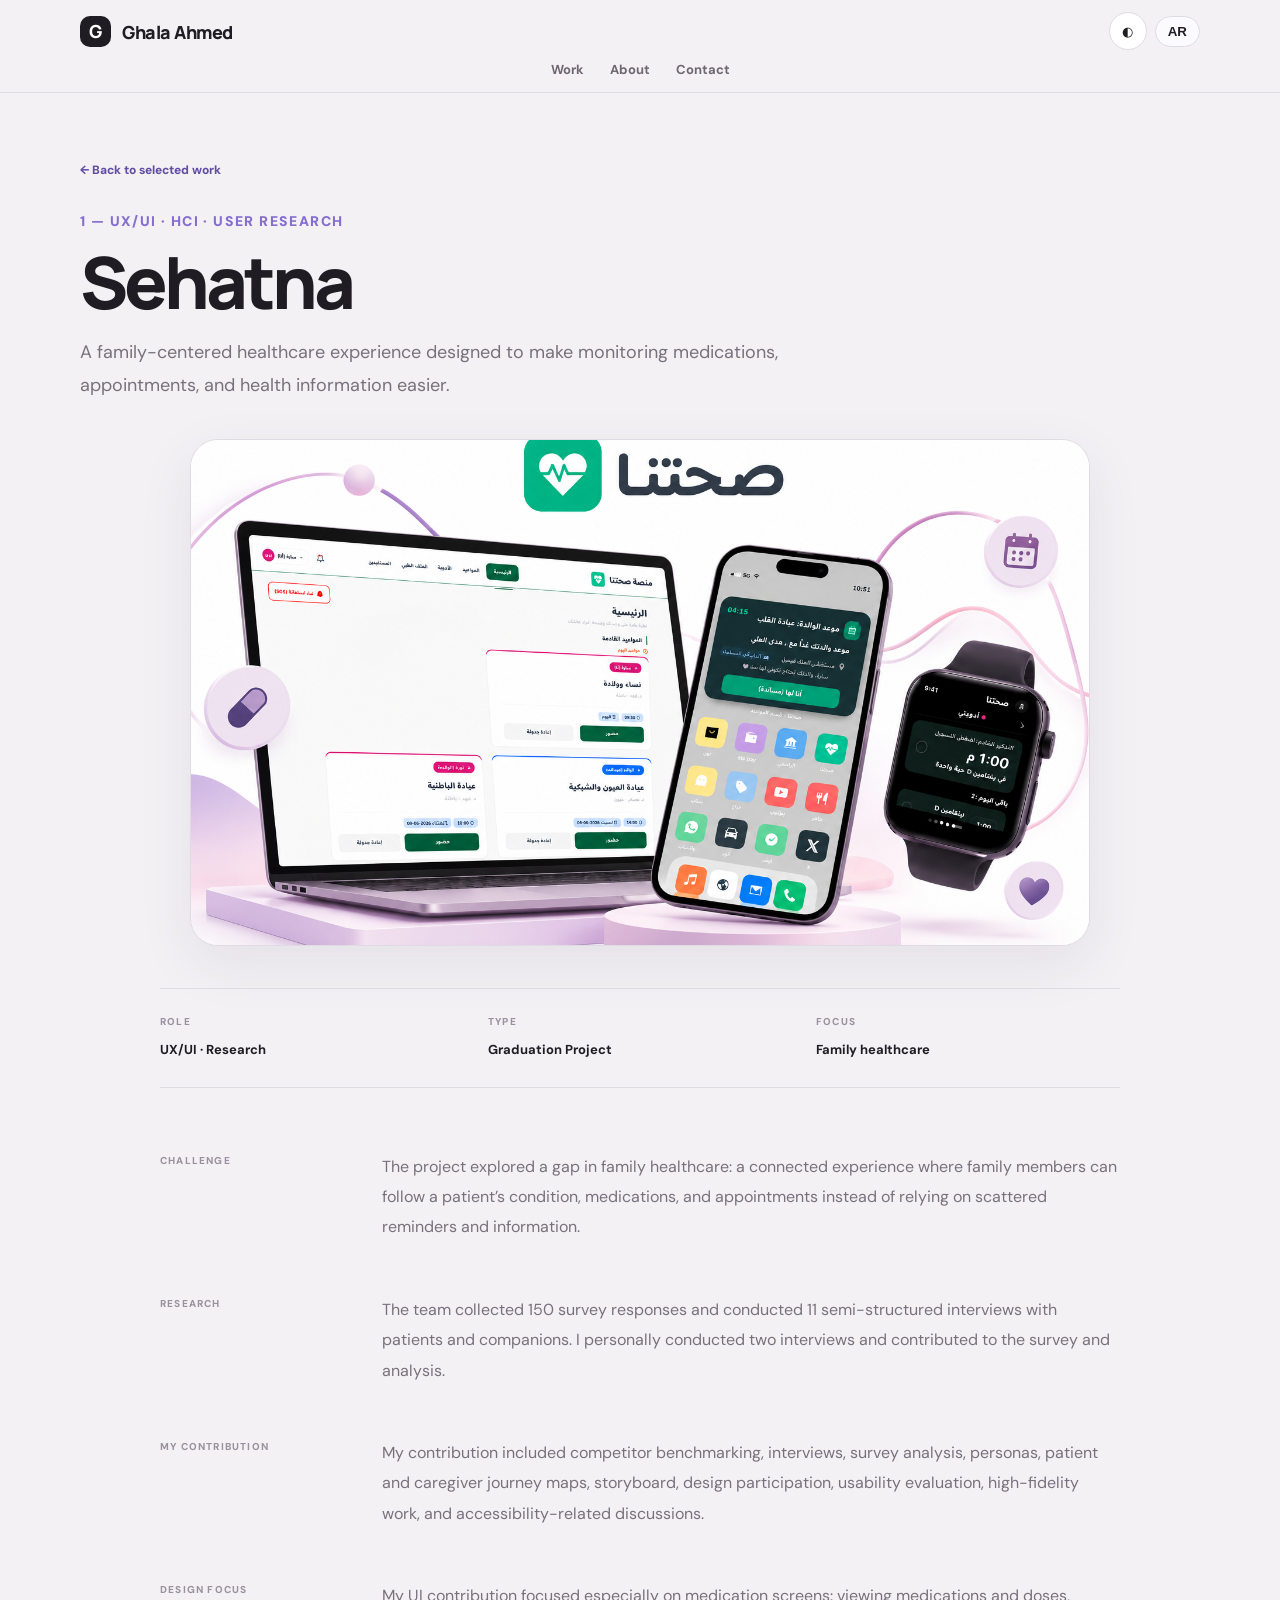
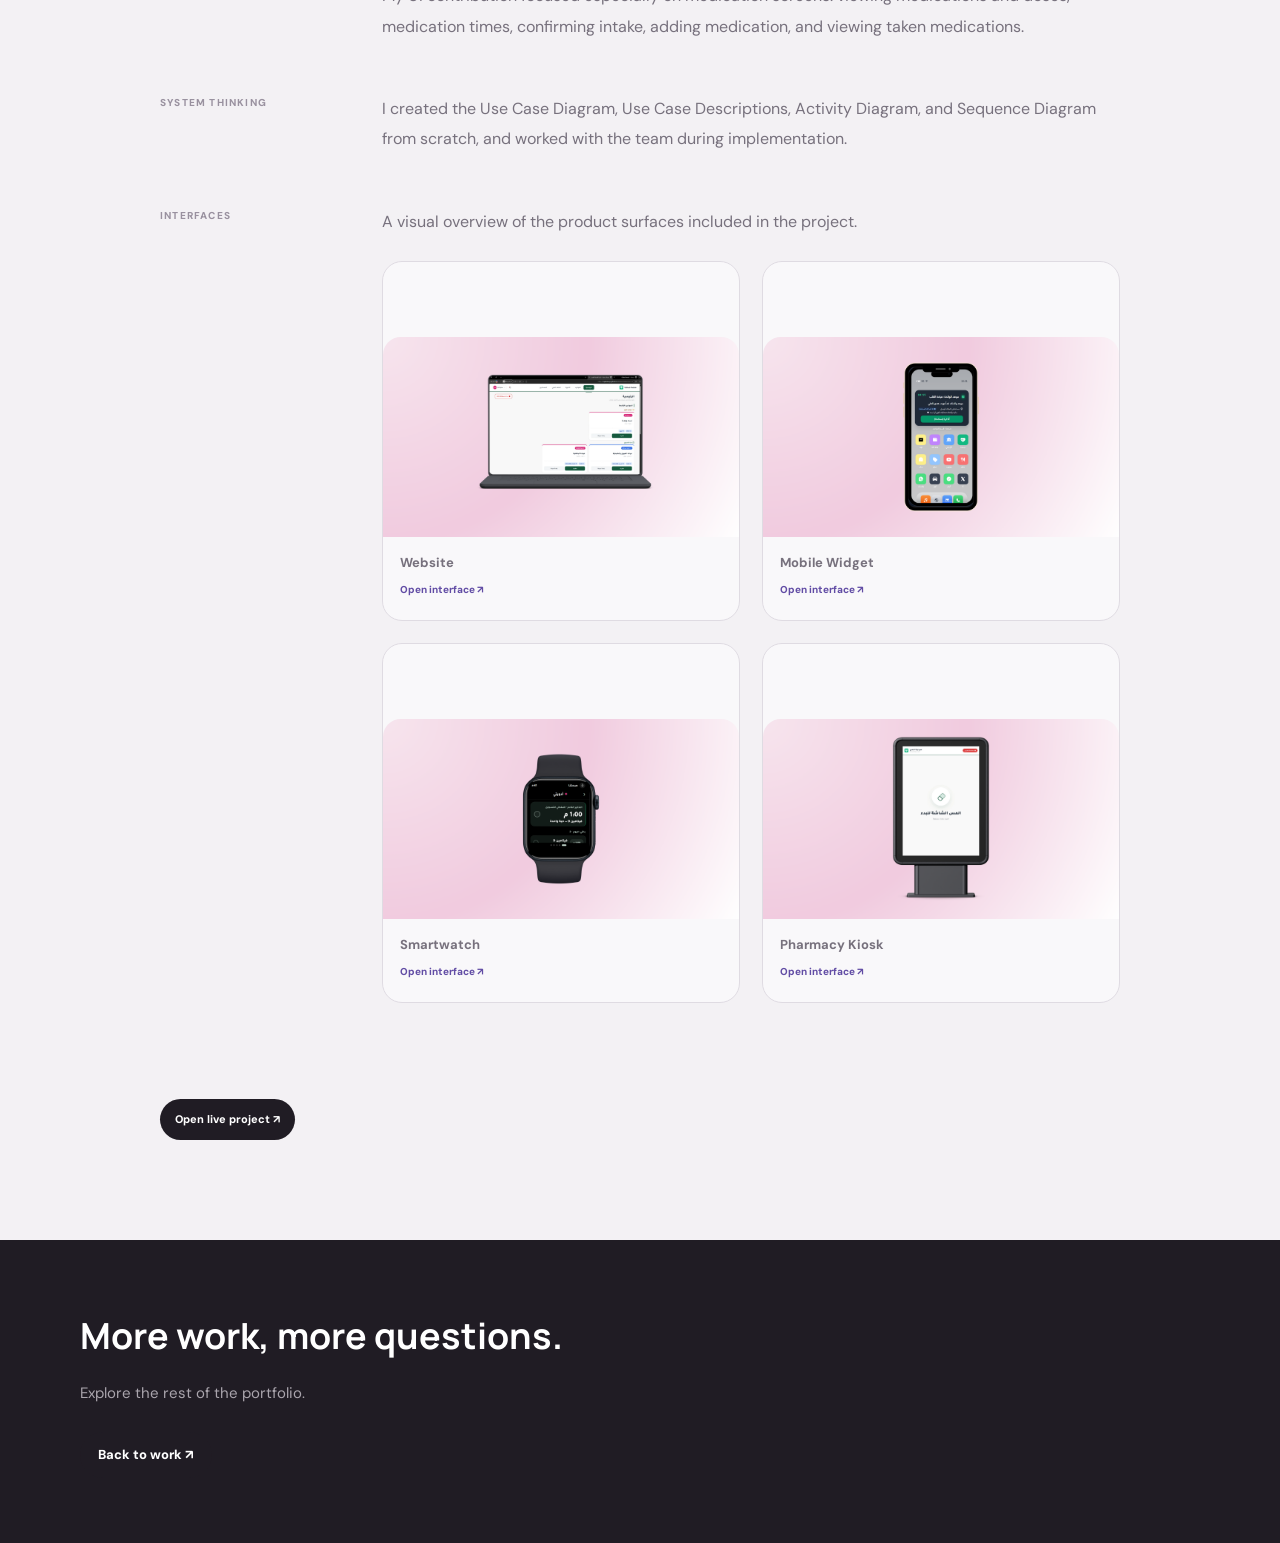
<file: projects/sehatna.html>
<!doctype html><html lang="en" dir="ltr"><head><meta charset="utf-8"><meta name="viewport" content="width=device-width,initial-scale=1"><title>غلا احمد</title><link rel="icon" type="image/svg+xml" href="../assets/favicon.svg"><link rel="preconnect" href="https://fonts.googleapis.com"><link rel="preconnect" href="https://fonts.gstatic.com" crossorigin><link href="https://fonts.googleapis.com/css2?family=DM+Sans:wght@400;500;600;700&family=Manrope:wght@600;700;800&family=IBM+Plex+Sans+Arabic:wght@400;500;600;700&display=swap" rel="stylesheet"><link rel="stylesheet" href="../assets/style.css"><link rel="stylesheet" href="case.css"></head><body><header><nav class="nav wrap"><div class="nav-top"><a class="logo" href="../index.html"><span>G</span> Ghala Ahmed</a><div class="nav-controls"><button id="theme" type="button" aria-label="Toggle theme">◐</button><button id="lang" type="button">AR</button></div></div><div class="links"><a href="../index.html#work" data-en="Work" data-ar="الأعمال">Work</a><a href="../index.html#about" data-en="About" data-ar="نبذة">About</a><a href="../index.html#contact" data-en="Contact" data-ar="التواصل">Contact</a></div></nav></header><main><div class="wrap case"><a class="back" href="../index.html#work" data-en="← Back to selected work" data-ar="→ العودة إلى الأعمال">← Back to selected work</a><p class="eyebrow" data-en="1 — UX/UI · HCI · USER RESEARCH" data-ar="1 — UX/UI · HCI · بحث المستخدم">1 — UX/UI · HCI · USER RESEARCH</p><h1 data-en="Sehatna" data-ar="صحتنا">Sehatna</h1><p class="intro" data-en="A family-centered healthcare experience designed to make monitoring medications, appointments, and health information easier." data-ar="تجربة صحية تتمحور حول العائلة، صُممت لتسهيل متابعة الأدوية والمواعيد والمعلومات الصحية.">A family-centered healthcare experience designed to make monitoring medications, appointments, and health information easier.</p><div class="case-hero"><img class="case-hero-image" src="../assets/project-covers/sehatna-cover.png" alt="Sehatna project visual"></div><div class="case-body"><div class="meta2"><div><small data-en="ROLE" data-ar="الدور">ROLE</small><b data-en="UX/UI · Research" data-ar="UX/UI · البحث">UX/UI · Research</b></div><div><small data-en="TYPE" data-ar="نوع المشروع">TYPE</small><b data-en="Graduation Project" data-ar="مشروع تخرج">Graduation Project</b></div><div><small data-en="FOCUS" data-ar="التركيز">FOCUS</small><b data-en="Family healthcare" data-ar="الرعاية الصحية العائلية">Family healthcare</b></div></div><section class="case-section"><small data-en="CHALLENGE" data-ar="التحدي">CHALLENGE</small><div><p data-en="The project explored a gap in family healthcare: a connected experience where family members can follow a patient’s condition, medications, and appointments instead of relying on scattered reminders and information." data-ar="استكشف المشروع فجوة في الرعاية الصحية العائلية: تجربة مترابطة تتيح لأفراد العائلة متابعة حالة المريض وأدويته ومواعيده بدل الاعتماد على تذكيرات ومعلومات متفرقة.">The project explored a gap in family healthcare: a connected experience where family members can follow a patient’s condition, medications, and appointments instead of relying on scattered reminders and information.</p></div></section><section class="case-section"><small data-en="RESEARCH" data-ar="البحث">RESEARCH</small><div><p data-en="The team collected 150 survey responses and conducted 11 semi-structured interviews with patients and companions. I personally conducted two interviews and contributed to the survey and analysis." data-ar="جمع الفريق 150 استجابة للاستبيان وأجرى 11 مقابلة شبه منظمة مع مرضى ومرافقين. أجريت شخصيًا مقابلتين وساهمت في الاستبيان والتحليل.">The team collected 150 survey responses and conducted 11 semi-structured interviews with patients and companions. I personally conducted two interviews and contributed to the survey and analysis.</p></div></section><section class="case-section"><small data-en="MY CONTRIBUTION" data-ar="مساهمتي">MY CONTRIBUTION</small><div><p data-en="My contribution included competitor benchmarking, interviews, survey analysis, personas, patient and caregiver journey maps, storyboard, design participation, usability evaluation, high-fidelity work, and accessibility-related discussions." data-ar="شملت مساهمتي تحليل المنافسين، والمقابلات، وتحليل الاستبيان، وبناء الـPersonas، وخرائط رحلة المريض والمرافق، والـStoryboard، والمشاركة في التصميم وتقييم سهولة الاستخدام والتصميم عالي الدقة ومناقشات مرتبطة بإمكانية الوصول.">My contribution included competitor benchmarking, interviews, survey analysis, personas, patient and caregiver journey maps, storyboard, design participation, usability evaluation, high-fidelity work, and accessibility-related discussions.</p></div></section><section class="case-section"><small data-en="DESIGN FOCUS" data-ar="محور التصميم">DESIGN FOCUS</small><div><p data-en="My UI contribution focused especially on medication screens: viewing medications and doses, medication times, confirming intake, adding medication, and viewing taken medications." data-ar="تركزت مساهمتي في الواجهات بشكل خاص على صفحات الأدوية: عرض الأدوية والجرعات، أوقات الدواء، تأكيد تناول الدواء، إضافة دواء، وعرض الأدوية التي تم تناولها.">My UI contribution focused especially on medication screens: viewing medications and doses, medication times, confirming intake, adding medication, and viewing taken medications.</p></div></section><section class="case-section"><small data-en="SYSTEM THINKING" data-ar="التفكير النظامي">SYSTEM THINKING</small><div><p data-en="I created the Use Case Diagram, Use Case Descriptions, Activity Diagram, and Sequence Diagram from scratch, and worked with the team during implementation." data-ar="أنشأت من الصفر Use Case Diagram وUse Case Descriptions وActivity Diagram وSequence Diagram، وعملت مع الفريق خلال مرحلة التنفيذ.">I created the Use Case Diagram, Use Case Descriptions, Activity Diagram, and Sequence Diagram from scratch, and worked with the team during implementation.</p></div></section><section class="case-section"><small data-en="INTERFACES" data-ar="الواجهات">INTERFACES</small><div><p data-en="A visual overview of the product surfaces included in the project." data-ar="استعراض بصري لواجهات المنتج والأسطح المختلفة التي شملها المشروع.">A visual overview of the product surfaces included in the project.</p><div class="gallery sehatna-gallery"><div class="gallery-card sehatna-mockup-card"><div class="slot sehatna-preview device-stage clean-device-stage"><img class="sehatna-device-image" src="../assets/sehatna-devices/laptop-mockup.png" alt="Sehatna website shown on a laptop"></div><div class="card-info"><b data-en="Website" data-ar="الموقع">Website</b><a href="https://majabaliuqu.github.io/sehatuna/index.html" target="_blank" rel="noreferrer" data-en="Open interface ↗" data-ar="فتح الواجهة ↗">Open interface ↗</a></div></div><div class="gallery-card sehatna-mockup-card"><div class="slot sehatna-preview device-stage clean-device-stage"><img class="sehatna-device-image" src="../assets/sehatna-devices/phone-mockup.png" alt="Sehatna mobile widget shown on a phone"></div><div class="card-info"><b data-en="Mobile Widget" data-ar="ويدجت الجوال">Mobile Widget</b><a href="https://majabaliuqu.github.io/sehatuna/widgetsiphone.html" target="_blank" rel="noreferrer" data-en="Open interface ↗" data-ar="فتح الواجهة ↗">Open interface ↗</a></div></div><div class="gallery-card sehatna-mockup-card"><div class="slot sehatna-preview device-stage clean-device-stage"><img class="sehatna-device-image" src="../assets/sehatna-devices/watch-mockup.png" alt="Sehatna medication interface shown on a smartwatch"></div><div class="card-info"><b data-en="Smartwatch" data-ar="الساعة الذكية">Smartwatch</b><a href="https://majabaliuqu.github.io/sehatuna/watch.html" target="_blank" rel="noreferrer" data-en="Open interface ↗" data-ar="فتح الواجهة ↗">Open interface ↗</a></div></div><div class="gallery-card sehatna-mockup-card"><div class="slot sehatna-preview device-stage clean-device-stage"><img class="sehatna-device-image" src="../assets/sehatna-devices/kiosk-mockup.png" alt="Sehatna pharmacy kiosk interface shown on a kiosk"></div><div class="card-info"><b data-en="Pharmacy Kiosk" data-ar="كيوسك الصيدلية">Pharmacy Kiosk</b><a href="https://majabaliuqu.github.io/sehatuna/pharmacy_kiosk.html" target="_blank" rel="noreferrer" data-en="Open interface ↗" data-ar="فتح الواجهة ↗">Open interface ↗</a></div></div></div></div></section><a class="external-link" href="https://majabaliuqu.github.io/sehatuna/index.html" target="_blank" rel="noreferrer" data-en="Open live project ↗" data-ar="فتح المشروع ↗">Open live project ↗</a></div></div></main><section class="end"><div class="wrap"><h2 data-en="More work, more questions." data-ar="المزيد من الأعمال، والمزيد من الأفكار.">More work, more questions.</h2><p data-en="Explore the rest of the portfolio." data-ar="استكشف بقية البورتفوليو.">Explore the rest of the portfolio.</p><a class="btn" href="../index.html#work" data-en="Back to work ↗" data-ar="العودة إلى الأعمال ↗">Back to work ↗</a></div></section><script src="../assets/script.js"></script></body></html>
</file>
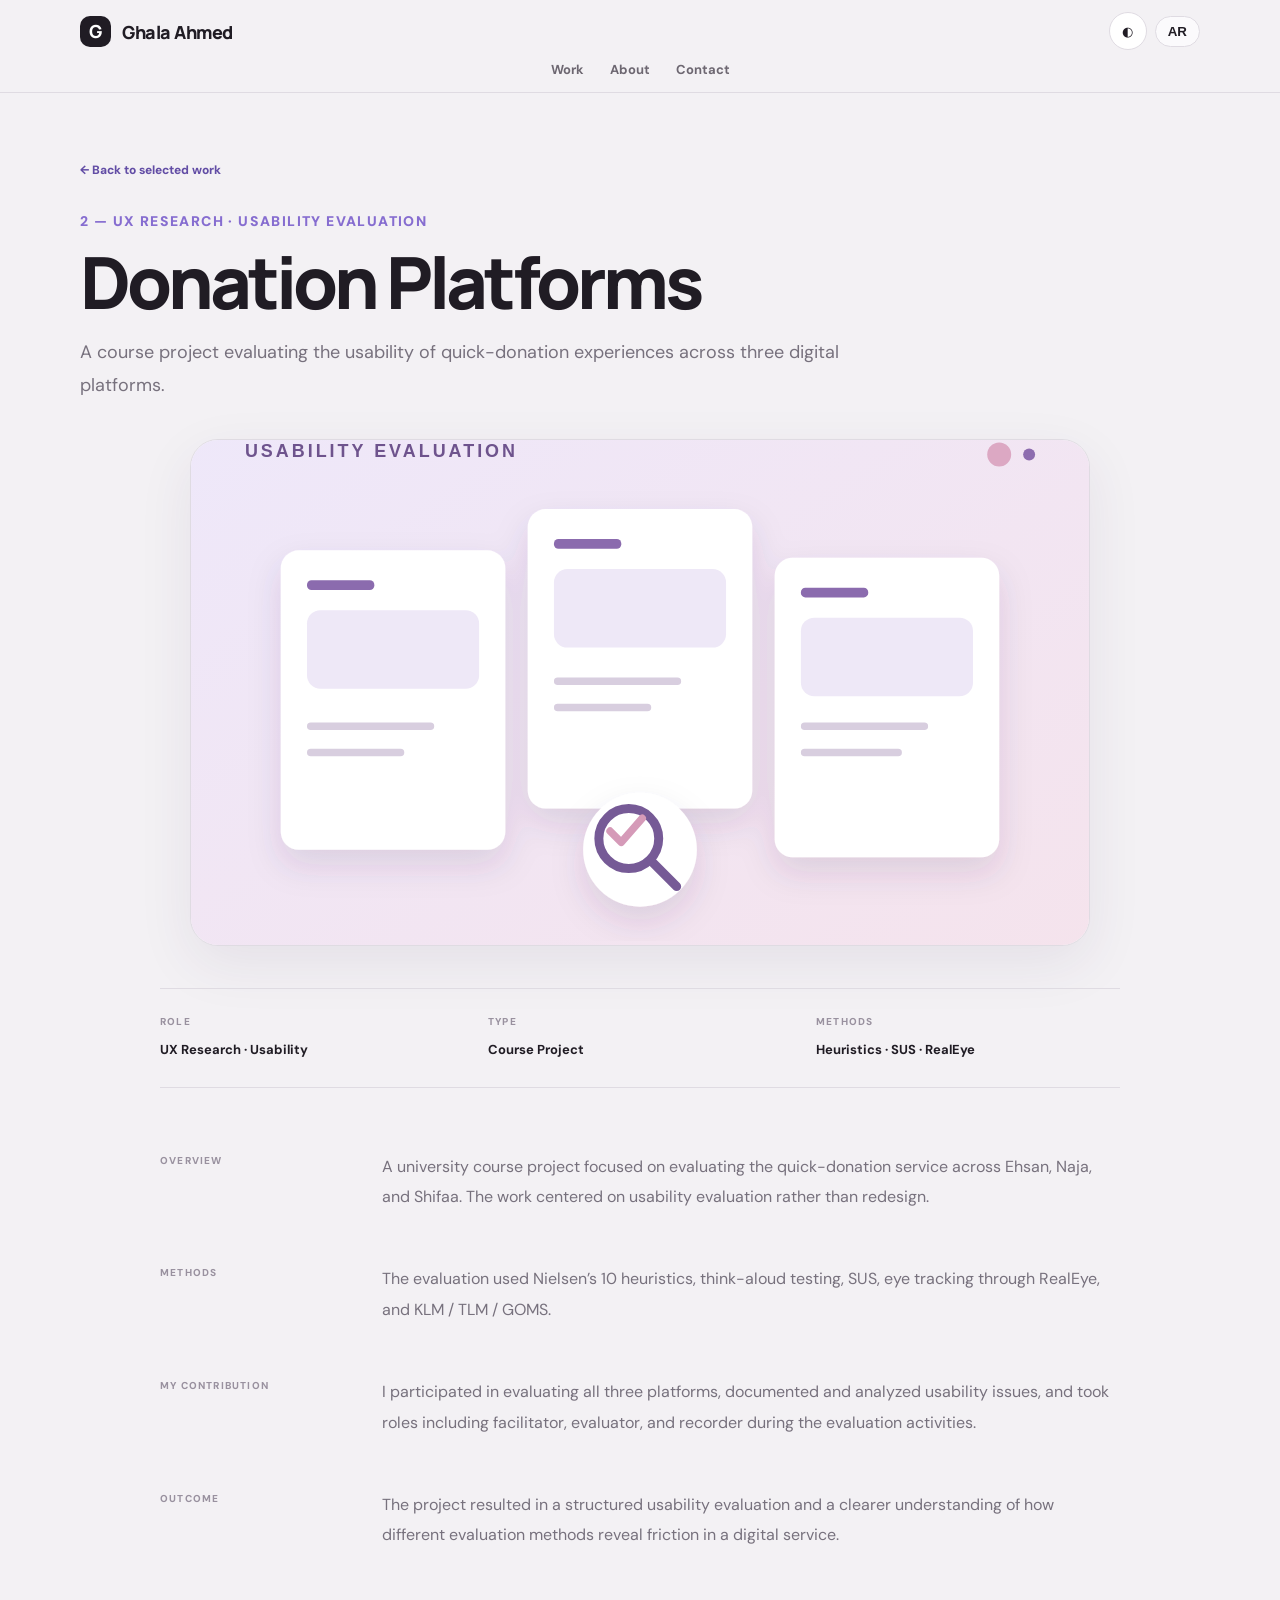
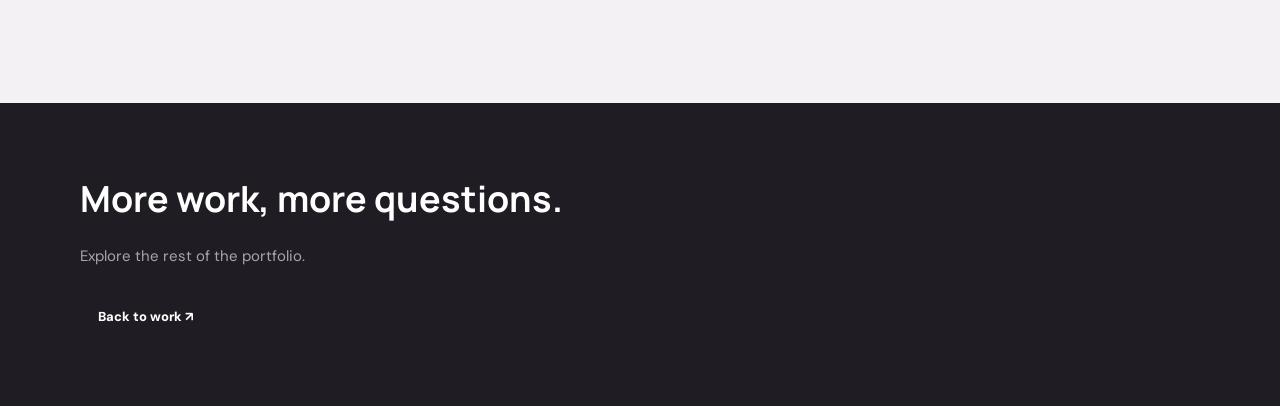
<file: projects/volunteer.html>
<!doctype html><html lang="en" dir="ltr"><head><meta charset="utf-8"><meta name="viewport" content="width=device-width,initial-scale=1"><title>غلا احمد</title><link rel="icon" type="image/svg+xml" href="../assets/favicon.svg"><link rel="preconnect" href="https://fonts.googleapis.com"><link rel="preconnect" href="https://fonts.gstatic.com" crossorigin><link href="https://fonts.googleapis.com/css2?family=DM+Sans:wght@400;500;600;700&family=Manrope:wght@600;700;800&family=IBM+Plex+Sans+Arabic:wght@400;500;600;700&display=swap" rel="stylesheet"><link rel="stylesheet" href="../assets/style.css"><link rel="stylesheet" href="case.css"></head><body><header><nav class="nav wrap"><div class="nav-top"><a class="logo" href="../index.html"><span>G</span> Ghala Ahmed</a><div class="nav-controls"><button id="theme" type="button" aria-label="Toggle theme">◐</button><button id="lang" type="button">AR</button></div></div><div class="links"><a href="../index.html#work" data-en="Work" data-ar="الأعمال">Work</a><a href="../index.html#about" data-en="About" data-ar="نبذة">About</a><a href="../index.html#contact" data-en="Contact" data-ar="التواصل">Contact</a></div></nav></header><main><div class="wrap case"><a class="back" href="../index.html#work" data-en="← Back to selected work" data-ar="→ العودة إلى الأعمال">← Back to selected work</a><p class="eyebrow" data-en="2 — UX RESEARCH · USABILITY EVALUATION" data-ar="2 — بحث UX · تقييم سهولة الاستخدام">2 — UX RESEARCH · USABILITY EVALUATION</p><h1 data-en="Donation Platforms" data-ar="منصات التبرع">Donation Platforms</h1><p class="intro" data-en="A course project evaluating the usability of quick-donation experiences across three digital platforms." data-ar="مشروع مادة جامعية لتقييم سهولة استخدام تجربة التبرع السريع عبر ثلاث منصات رقمية.">A course project evaluating the usability of quick-donation experiences across three digital platforms.</p><div class="case-hero"><img class="case-hero-image" src="../assets/project-covers/donation.svg" alt="Donation Platforms project visual"></div><div class="case-body"><div class="meta2"><div><small data-en="ROLE" data-ar="الدور">ROLE</small><b data-en="UX Research · Usability" data-ar="بحث UX · سهولة الاستخدام">UX Research · Usability</b></div><div><small data-en="TYPE" data-ar="نوع المشروع">TYPE</small><b data-en="Course Project" data-ar="مشروع مادة">Course Project</b></div><div><small data-en="METHODS" data-ar="المنهجيات">METHODS</small><b data-en="Heuristics · SUS · RealEye" data-ar="Heuristics · SUS · RealEye">Heuristics · SUS · RealEye</b></div></div><section class="case-section"><small data-en="OVERVIEW" data-ar="نظرة عامة">OVERVIEW</small><div><p data-en="A university course project focused on evaluating the quick-donation service across Ehsan, Naja, and Shifaa. The work centered on usability evaluation rather than redesign." data-ar="مشروع لمادة جامعية ركز على تقييم سهولة استخدام خدمة التبرع السريع عبر منصات إحسان ونجز وشِفاء، مع التركيز على التقييم وليس إعادة التصميم.">A university course project focused on evaluating the quick-donation service across Ehsan, Naja, and Shifaa. The work centered on usability evaluation rather than redesign.</p></div></section><section class="case-section"><small data-en="METHODS" data-ar="المنهجيات">METHODS</small><div><p data-en="The evaluation used Nielsen’s 10 heuristics, think-aloud testing, SUS, eye tracking through RealEye, and KLM / TLM / GOMS." data-ar="استخدم التقييم مبادئ Nielsen العشرة، واختبار Think-Aloud، وSUS، وتتبع العين عبر RealEye، وKLM / TLM / GOMS.">The evaluation used Nielsen’s 10 heuristics, think-aloud testing, SUS, eye tracking through RealEye, and KLM / TLM / GOMS.</p></div></section><section class="case-section"><small data-en="MY CONTRIBUTION" data-ar="مساهمتي">MY CONTRIBUTION</small><div><p data-en="I participated in evaluating all three platforms, documented and analyzed usability issues, and took roles including facilitator, evaluator, and recorder during the evaluation activities." data-ar="شاركت في تقييم المنصات الثلاث، وتوثيق وتحليل مشكلات سهولة الاستخدام، وتوليت أدوارًا شملت الميسّر والمقيّم والمسجّل أثناء أنشطة التقييم.">I participated in evaluating all three platforms, documented and analyzed usability issues, and took roles including facilitator, evaluator, and recorder during the evaluation activities.</p></div></section><section class="case-section"><small data-en="OUTCOME" data-ar="المخرجات">OUTCOME</small><div><p data-en="The project resulted in a structured usability evaluation and a clearer understanding of how different evaluation methods reveal friction in a digital service." data-ar="نتج عن المشروع تقييم منظم لسهولة الاستخدام وفهم أوضح لكيفية كشف منهجيات التقييم المختلفة لنقاط التعقيد في الخدمة الرقمية.">The project resulted in a structured usability evaluation and a clearer understanding of how different evaluation methods reveal friction in a digital service.</p></div></section></div></div></main><section class="end"><div class="wrap"><h2 data-en="More work, more questions." data-ar="المزيد من الأعمال، والمزيد من الأفكار.">More work, more questions.</h2><p data-en="Explore the rest of the portfolio." data-ar="استكشف بقية البورتفوليو.">Explore the rest of the portfolio.</p><a class="btn" href="../index.html#work" data-en="Back to work ↗" data-ar="العودة إلى الأعمال ↗">Back to work ↗</a></div></section><script src="../assets/script.js"></script></body></html>
</file>
<file: assets/style.css>
*{box-sizing:border-box}:root{--bg:#fcfbfd;--surface:#fff;--ink:#201c24;--muted:#77717d;--line:#e9e4ed;--purple:#866dd0;--purple-dark:#624da5;--lilac:#eee9fa;--pink:#f5e1ea;--dark:#201c24}html{scroll-behavior:smooth}body{margin:0;background:var(--bg);color:var(--ink);font:15px/1.7 "DM Sans",sans-serif;-webkit-font-smoothing:antialiased}body[dir="rtl"]{font-family:"IBM Plex Sans Arabic","DM Sans",sans-serif}a{color:inherit;text-decoration:none}.wrap{width:min(1120px,calc(100% - 48px));margin-inline:auto}header{position:sticky;top:0;z-index:20;background:rgba(252,251,253,.9);backdrop-filter:blur(18px);border-bottom:1px solid var(--line)}.nav{height:76px;display:flex;align-items:center;justify-content:space-between}.logo{font:800 18px Manrope,sans-serif;letter-spacing:-.03em}.logo span{display:inline-grid;place-items:center;width:31px;height:31px;border-radius:10px;background:var(--ink);color:#fff;margin-inline-end:8px}.links{display:flex;align-items:center;gap:26px;font-size:13px;font-weight:700}.links a{color:#6d6771;transition:.2s}.links a:hover{color:var(--ink)}#lang{border:1px solid var(--line);background:#fff;border-radius:999px;padding:7px 12px;font-weight:800;cursor:pointer;color:var(--ink)}.menu{display:none;border:0;background:transparent;font-size:22px}.hero{min-height:650px;display:grid;grid-template-columns:minmax(0,1.05fr) minmax(360px,.95fr);gap:60px;align-items:center;padding:74px 0 88px}.eyebrow{margin:0 0 17px;color:var(--purple-dark);font-size:10px;line-height:1.4;letter-spacing:.14em;text-transform:uppercase;font-weight:800}.hero h1,h2,h3{font-family:Manrope,"DM Sans",sans-serif}.hero h1{font-size:clamp(48px,5.5vw,68px);line-height:1.06;letter-spacing:-.055em;max-width:760px;margin:0}.hero-p{max-width:610px;margin:25px 0;color:var(--muted);font-size:17px}.actions{display:flex;align-items:center;gap:22px}.btn{display:inline-flex;align-items:center;justify-content:center;background:var(--ink);color:#fff;border-radius:999px;padding:12px 18px;font-weight:800;font-size:13px}.quiet{font-weight:800;font-size:13px}.hero-art{height:500px;position:relative;display:grid;place-items:center}.orb{position:absolute;border-radius:50%}.orb-a{width:370px;height:370px;background:var(--lilac);inset:8% 4% auto auto}.orb-b{width:145px;height:145px;background:var(--pink);inset:auto auto 8% 8%}.hero-panel{position:relative;z-index:2;width:315px;height:405px;border:1px solid #e2dce8;background:rgba(255,255,255,.95);border-radius:30px;padding:25px;box-shadow:0 30px 80px rgba(61,43,86,.12);transform:rotate(4deg)}.panel-top{display:flex;gap:5px}.panel-top i{width:7px;height:7px;background:#d8d0df;border-radius:50%}.panel-title{height:70px;width:68%;border-radius:16px;background:var(--lilac);margin-top:43px}.panel-row{display:grid;grid-template-columns:1fr 1fr;gap:12px;margin-top:14px}.panel-row span{height:72px;border-radius:15px;background:#f4eef8}.panel-row span:last-child{background:var(--pink)}.panel-row.small{grid-template-columns:1fr 1fr 1fr}.panel-row.small span{height:55px;background:#f7f5f8}.panel-button{height:46px;border-radius:13px;background:var(--ink);position:absolute;left:25px;right:25px;bottom:25px}.hero-note{position:absolute;z-index:3;padding:9px 13px;background:#fff;border:1px solid var(--line);border-radius:12px;box-shadow:0 14px 35px rgba(48,32,64,.09);font-size:11px;font-weight:800}.note-a{right:0;top:23%}.note-b{left:2%;bottom:19%;background:var(--ink);color:#fff;border-color:var(--ink)}.section{padding:112px 0}.section-title{margin-bottom:42px;max-width:820px}.section-title h2{font-size:clamp(36px,4.3vw,54px);line-height:1.08;letter-spacing:-.05em;margin:0}.featured{display:grid;grid-template-columns:.82fr 1.18fr;min-height:510px;background:var(--lilac);border-radius:28px;overflow:hidden;transition:.3s}.featured:hover,.card:hover{transform:translateY(-4px);box-shadow:0 24px 60px rgba(55,39,73,.1)}.feature-copy{padding:48px;display:flex;flex-direction:column;align-items:flex-start}.project-no{font-size:11px;font-weight:800;color:#958e9c;margin-bottom:12px}.tag{display:inline-flex;align-items:center;background:rgba(255,255,255,.7);color:var(--purple-dark);padding:6px 9px;border-radius:999px;font-size:9px;letter-spacing:.08em;font-weight:800;line-height:1.3}.feature-copy h3{font-size:62px;letter-spacing:-.06em;line-height:1;margin:25px 0 8px}.feature-copy p{max-width:390px;color:#67606e;margin:0}.feature-copy strong{margin-top:auto;font-size:13px}.feature-visual{position:relative;background:linear-gradient(135deg,#ddd3f5,#f6e0e9);display:flex;align-items:center;justify-content:center;overflow:hidden}.feature-visual>span{position:absolute;right:25px;bottom:22px;font:800 10px Manrope;letter-spacing:.16em;color:#68577a88}.device{width:165px;height:340px;border:7px solid var(--ink);background:#fff;border-radius:27px;padding:12px;box-shadow:0 25px 55px rgba(50,36,70,.18)}.device b{display:block;height:72px;border-radius:12px;background:#ece5f8;margin-top:12px}.device i{display:block;height:45px;border-radius:11px;background:#f6f4f8;margin-top:9px}.d-one{transform:rotate(-7deg) translateX(25px);z-index:2}.d-two{transform:rotate(7deg) translateX(-25px);margin-top:45px}.grid{display:grid;grid-template-columns:1fr 1fr;gap:20px;margin-top:20px}.card{background:#fff;border:1px solid var(--line);border-radius:26px;overflow:hidden;transition:.3s}.art{height:255px;position:relative;overflow:hidden}.donation{background:#ece7fa;display:grid;place-items:center}.mini-screen{width:205px;height:195px;border-radius:19px;background:#fff;padding:22px;box-shadow:0 18px 35px rgba(62,47,86,.12);transform:rotate(-4deg)}.mini-screen span{display:block;width:45%;height:10px;background:#dcd3f0;border-radius:20px}.mini-screen b{display:block;height:55px;background:#eee9fa;border-radius:12px;margin-top:18px}.mini-screen i{display:block;height:12px;background:#f0edf3;border-radius:20px;margin-top:10px}.donation>em{position:absolute;right:34px;bottom:27px;width:54px;height:54px;border-radius:50%;display:grid;place-items:center;background:var(--ink);color:#fff;font-style:normal;font-size:26px}.madar{background:#f5e2eb}.route{position:absolute;inset:30px;background:linear-gradient(32deg,transparent 47%,#fff 48% 50%,transparent 51%),linear-gradient(-35deg,transparent 48%,#fff 49% 51%,transparent 52%);background-size:58px 58px}.pin{position:absolute;left:50%;top:50%;transform:translate(-50%,-50%);width:58px;height:58px;border-radius:50%;display:grid;place-items:center;background:var(--purple);color:#fff;font-size:24px}.madar label{position:absolute;bottom:20px;right:22px;padding:7px 10px;background:#fff;border-radius:9px;font-size:9px;font-weight:800}.coffee{background:#e8ded6;display:grid;place-items:center}.coffee-cup{font-size:95px;line-height:1}.coffee>span{position:absolute;left:20px;bottom:18px;background:#fff;padding:10px 12px;border-radius:12px;font:800 13px Manrope;line-height:1.05}.guide{background:linear-gradient(135deg,#eee8fa,#f4dfe8);display:grid;place-items:center}.guide-card{width:235px;height:150px;border-radius:20px;background:#fff;box-shadow:0 20px 45px rgba(55,39,73,.13);padding:22px;position:relative}.guide-card span{font:800 18px Manrope;letter-spacing:.08em}.guide-card b{position:absolute;right:22px;top:20px;color:var(--purple);font-size:20px}.guide-card small{position:absolute;left:22px;bottom:20px;color:#948b99;font-weight:800;letter-spacing:.12em}.card-copy{padding:24px 25px 27px}.card-copy h3{font-size:27px;letter-spacing:-.04em;line-height:1.1;margin:9px 0 6px}.card-copy p{color:var(--muted);margin:0 0 18px;min-height:50px;font-size:13px}.card-copy>b{font-size:12px}.about{background:#fff;border-block:1px solid var(--line)}.two{display:grid;grid-template-columns:.78fr 1.22fr;gap:95px}.two h2{font-size:clamp(38px,4.4vw,56px);line-height:1.06;letter-spacing:-.05em;margin:0}.about-copy{max-width:680px;color:var(--muted);font-size:16px}.about-copy .lead{font-size:23px;line-height:1.4;color:var(--ink);font-weight:600;margin-top:0}.meta{display:grid;grid-template-columns:1fr 1fr;gap:25px;border-top:1px solid var(--line);margin-top:35px;padding-top:20px}.meta small,.timeline small{display:block;color:#99919f;font-size:9px;letter-spacing:.13em;font-weight:800}.meta b{font-size:12px}.skills{display:grid;grid-template-columns:1fr 1fr;gap:18px}.skills article{background:#fff;border:1px solid var(--line);border-radius:21px;padding:27px;min-height:200px}.skills article>b{display:grid;place-items:center;width:40px;height:40px;border-radius:12px;background:var(--lilac);color:var(--purple-dark)}.skills h3{font-size:20px;margin:18px 0 6px}.skills p{color:var(--muted);font-size:12px;margin:0}.dark{background:var(--dark);color:#fff}.dark .eyebrow{color:#b8a7ea}.dark .section-title h2{color:#fff}.approach{display:grid;grid-template-columns:repeat(4,1fr);border:1px solid #403b44}.approach article{padding:26px;min-height:245px;border-inline-end:1px solid #403b44}.approach article:last-child{border:0}.approach small{color:#b8a7ea;font-weight:800}.approach h3{font-size:23px;margin-top:63px}.approach p{font-size:12px;color:#aaa5ad}.timeline{max-width:820px;margin-inline-start:auto;border-inline-start:1px solid #d9d3df;padding-inline-start:36px}.timeline>div{padding-bottom:45px}.timeline h3{font-size:23px;margin:4px 0}.timeline p{color:var(--muted);margin:0}.contact{padding:112px 0;text-align:center;background:linear-gradient(135deg,#eee8fa,#f8e7ef)}.contact h2{font-size:clamp(45px,6vw,72px);line-height:1.02;letter-spacing:-.055em;max-width:760px;margin:0 auto}.contact>div>p:not(.eyebrow){max-width:520px;margin:22px auto;color:var(--muted)}.email{display:inline-block;font:700 clamp(20px,2.7vw,30px) Manrope;border-bottom:2px solid var(--purple);padding-bottom:5px}.contact-details{display:flex;justify-content:center;gap:24px;margin-top:27px;font-size:12px;font-weight:800}.contact-details a:hover{color:var(--purple-dark)}footer{background:var(--dark);color:#aaa5ad;padding:23px 0;font-size:11px}footer .wrap{display:flex;justify-content:space-between;align-items:center;gap:18px}footer b{font:800 15px Manrope;color:#fff}.reveal{opacity:0;transform:translateY(15px);transition:.65s ease}.reveal.show{opacity:1;transform:none}[dir="rtl"] .hero,[dir="rtl"] .section-title,[dir="rtl"] .two,[dir="rtl"] .feature-copy,[dir="rtl"] .card-copy,[dir="rtl"] .timeline{text-align:right}[dir="rtl"] .hero h1,[dir="rtl"] .section-title h2,[dir="rtl"] .two h2,[dir="rtl"] .contact h2{letter-spacing:0}[dir="rtl"] .links{font-family:"IBM Plex Sans Arabic",sans-serif}[dir="rtl"] .tag{letter-spacing:0}.mobile-only{display:none}@media(max-width:850px){.hero{grid-template-columns:1fr;gap:30px;padding-top:60px}.hero-art{height:400px}.two{grid-template-columns:1fr;gap:30px}.featured{grid-template-columns:1fr}.feature-visual{min-height:420px}.approach{grid-template-columns:1fr 1fr}.approach article:nth-child(2){border-inline-end:0;border-bottom:1px solid #403b44}.approach article{border-bottom:1px solid #403b44}}@media(max-width:650px){.wrap{width:calc(100% - 30px)}.nav{height:auto;min-height:68px;flex-wrap:wrap;gap:8px 14px;padding:10px 0}.logo{flex:0 0 auto}.links{display:flex;position:static;flex:1 1 100%;width:100%;min-width:0;background:transparent;border:0;padding:0 0 3px;border-radius:0;box-shadow:none;flex-direction:row;align-items:center;gap:18px;overflow-x:auto;overflow-y:hidden;white-space:nowrap;scrollbar-width:none;-webkit-overflow-scrolling:touch}.links::-webkit-scrollbar{display:none}.links a{flex:0 0 auto}.links button{flex:0 0 auto}.links button#theme{width:32px;height:32px}.hero{padding:55px 0 70px}.hero h1{font-size:43px}.hero-p{font-size:15px}.hero-art{height:350px}.hero-panel{width:255px;height:325px}.orb-a{width:290px;height:290px}.hero-note{font-size:10px}.section{padding:82px 0}.section-title h2{font-size:37px}.grid,.skills,.approach{grid-template-columns:1fr}.approach article,.approach article:nth-child(2){border-inline-end:0}.featured{min-height:0}.feature-copy{padding:31px}.feature-copy h3{font-size:50px}.feature-visual{min-height:360px}.device{width:145px;height:300px}.art{height:230px}.two{gap:25px}.about-copy{font-size:15px}.meta{grid-template-columns:1fr}.contact{padding:82px 0}.contact-details{flex-wrap:wrap}footer .wrap{flex-direction:column;text-align:center}}


/* Portfolio refinement — October 2026 */
.eyebrow{font-size:12px;font-weight:850;letter-spacing:.11em}
[dir="rtl"] .eyebrow{font-size:13px;letter-spacing:0;font-weight:700}
.hero{min-height:610px;grid-template-columns:minmax(0,.92fr) minmax(430px,1.08fr);gap:54px;padding:58px 0 72px}
.hero h1{font-size:clamp(42px,4.65vw,60px);line-height:1.08;max-width:680px}
.hero-p{font-size:16px;max-width:560px}
.hero-art.hero-image-wrap{height:500px;display:block;position:relative}
.hero-image-frame{position:absolute;inset:12px 0 0 0;border-radius:34px;overflow:hidden;background:#eee9fa;border:1px solid #e5ddec;box-shadow:0 28px 70px rgba(61,43,86,.14);transform:rotate(1.2deg)}
.hero-image-frame:after{content:"";position:absolute;inset:0;background:linear-gradient(180deg,rgba(255,255,255,.03),rgba(112,81,143,.08));pointer-events:none}
.hero-image-frame img{width:100%;height:100%;display:block;object-fit:cover;object-position:center;border-radius:34px}
.hero-float{position:absolute;z-index:3;padding:10px 14px;border:1px solid var(--line);border-radius:13px;background:rgba(255,255,255,.94);box-shadow:0 14px 35px rgba(48,32,64,.1);font-size:11px;font-weight:800}
.float-one{right:-10px;top:58px;color:var(--purple-dark)}
.float-two{left:-18px;bottom:46px;background:var(--ink);border-color:var(--ink);color:#fff}
.section-title{margin-bottom:48px}
.section-title h2{font-size:clamp(34px,3.9vw,50px)}
.about-copy{font-size:16px}
.about-copy .lead{font-size:22px}
.approach{border:0;gap:16px;grid-template-columns:repeat(4,1fr)}
.approach article{position:relative;min-height:265px;padding:28px;border:1px solid #454049!important;border-radius:22px;background:linear-gradient(145deg,#28232c,#211e24);overflow:hidden;transition:transform .28s ease,background .28s ease,border-color .28s ease,box-shadow .28s ease}
.approach article:before{content:"";position:absolute;width:120px;height:120px;border-radius:50%;right:-55px;top:-55px;background:rgba(184,167,234,.12);transition:transform .35s ease}
.approach article:hover{transform:translateY(-8px);background:linear-gradient(145deg,#30293a,#242027);border-color:#75629f!important;box-shadow:0 22px 50px rgba(0,0,0,.22)}
.approach article:hover:before{transform:scale(1.7)}
.approach small{position:relative;z-index:1;font-size:11px}
.approach h3{position:relative;z-index:1;font-size:26px;margin:58px 0 10px}
.approach p{position:relative;z-index:1;font-size:13px;line-height:1.75;margin:0;max-width:250px;color:#bdb7c1}
.approach article:hover p{color:#e1dce4}
[dir="rtl"] .approach article{text-align:right}
[dir="rtl"] .approach p{max-width:100%}
@media(max-width:850px){.hero{grid-template-columns:1fr}.hero-art.hero-image-wrap{height:420px}.approach{grid-template-columns:1fr 1fr}}
@media(max-width:650px){.hero{padding:48px 0 64px}.hero h1{font-size:40px}.hero-art.hero-image-wrap{height:330px}.hero-image-frame{border-radius:25px}.hero-image-frame img{border-radius:25px}.float-one{right:5px;top:25px}.float-two{left:5px;bottom:25px}.approach{grid-template-columns:1fr}.approach article{min-height:225px}.approach h3{margin-top:45px}}

/* Interactive portfolio refinement */
:root{--ease:cubic-bezier(.2,.75,.2,1)}
body{overflow-x:hidden}
body:before{content:"";position:fixed;z-index:9998;top:0;left:0;width:100%;height:3px;background:linear-gradient(90deg,var(--accent),var(--purple),#b8a7ea);transform:scaleX(0);transform-origin:left;pointer-events:none}
.nav{position:relative}
.links button#theme{border:1px solid var(--line);background:#fff;color:var(--ink);border-radius:999px;width:38px;height:38px;cursor:pointer;transition:.25s var(--ease)}
.links button#theme:hover{transform:rotate(18deg) scale(1.08);border-color:var(--purple)}
.eyebrow{font-size:14px!important;font-weight:850!important;line-height:1.35;letter-spacing:.1em!important;color:var(--purple)!important}
[dir="rtl"] .eyebrow{font-size:15px!important;letter-spacing:0!important}
.section-title h2{font-weight:750}
.hero h1{font-weight:750}
.hero-image-frame{transform:rotate(0deg);transition:transform .5s var(--ease),box-shadow .5s var(--ease)}
.hero-image-frame:hover{transform:rotate(-1deg) translateY(-5px);box-shadow:0 38px 90px rgba(61,43,86,.2)}
.image-visual,.image-art{position:relative;overflow:hidden}
.image-visual img,.image-art img{width:100%;height:100%;object-fit:cover;display:block;transition:transform .7s var(--ease),filter .5s ease}
.image-visual:hover img,.image-art:hover img{transform:scale(1.055)}
.image-visual:after,.image-art:after{content:"";position:absolute;inset:0;background:linear-gradient(135deg,rgba(255,255,255,.12),transparent 42%,rgba(112,81,143,.08));pointer-events:none}
.image-visual .visual-glow{position:absolute;width:180px;height:180px;border-radius:50%;right:-70px;bottom:-80px;background:rgba(223,169,198,.32);filter:blur(20px);transition:.5s var(--ease)}
.image-visual:hover .visual-glow{transform:scale(1.35)}
.art-badge{position:absolute;z-index:2;left:16px;bottom:14px;background:rgba(255,255,255,.9);backdrop-filter:blur(10px);padding:8px 11px;border-radius:999px;font:800 9px Manrope;color:var(--purple-dark);letter-spacing:.08em}
.card,.featured,.skills article,.approach article{will-change:transform}
.card{transition:transform .35s var(--ease),box-shadow .35s var(--ease),border-color .35s var(--ease)}
.card:hover{box-shadow:0 24px 55px rgba(48,32,64,.12);border-color:#d9c8e8}
.card-copy h3{font-weight:760}
.featured{transition:transform .4s var(--ease),box-shadow .4s var(--ease),border-color .4s var(--ease)}
.featured:hover{transform:translateY(-7px);box-shadow:0 28px 70px rgba(48,32,64,.12);border-color:#d8c8e6}
.featured .feature-copy{position:relative;z-index:2}
.approach article{cursor:pointer;transform-style:preserve-3d}
 .approach article{position:relative;cursor:pointer;transform-style:preserve-3d;transition:transform .35s var(--ease),box-shadow .35s var(--ease),background .35s var(--ease),border-color .35s var(--ease)}
.approach article:hover{background:rgba(184,167,234,.07);box-shadow:inset 0 -3px 0 var(--purple),0 18px 42px rgba(48,32,64,.16);transform:translateY(-5px)}
.approach article:hover h3{transform:translateX(3px)}
[dir="rtl"] .approach article:hover h3{transform:translateX(-3px)}
.approach h3{transition:transform .3s var(--ease)}
.reveal{transition:opacity .7s var(--ease),transform .7s var(--ease)}
.reveal.show{opacity:1;transform:none}
.card:nth-child(1),.skills article:nth-child(1),.approach article:nth-child(1){transition-delay:.03s}
.card:nth-child(2),.skills article:nth-child(2),.approach article:nth-child(2){transition-delay:.08s}
.card:nth-child(3),.skills article:nth-child(3),.approach article:nth-child(3){transition-delay:.13s}
.card:nth-child(4),.skills article:nth-child(4),.approach article:nth-child(4){transition-delay:.18s}
body.dark-mode{--ink:#f7f3fa;--muted:#b8b0bf;--line:#3d3544;--cream:#17131b;--white:#1f1a22;background:#17131b;color:var(--ink)}
body.dark-mode header{background:rgba(23,19,27,.86);border-color:#3d3544}
body.dark-mode .about,body.dark-mode .card,body.dark-mode .skills article{background:#1f1a22;border-color:#3d3544}
body.dark-mode .hero-image-frame{border-color:#403746}
body.dark-mode .links{background:#1f1a22}
body.dark-mode .links button#theme{background:#28212c;color:#fff;border-color:#493c50}
body.dark-mode .contact{background:linear-gradient(135deg,#2b2134,#281d29)}
body.dark-mode footer{background:#100d12}
body.dark-mode .quiet{color:#d9d0df}
body.dark-mode .meta{border-color:#3d3544}
@media (prefers-reduced-motion:reduce){*,*:before,*:after{scroll-behavior:auto!important;transition-duration:.01ms!important;animation-duration:.01ms!important}}
.links a{position:relative}
.links a:after{content:"";position:absolute;left:50%;bottom:-8px;width:0;height:2px;border-radius:99px;background:var(--purple);transform:translateX(-50%);transition:.25s var(--ease)}
.links a:hover:after,.links a.active:after{width:18px}
body:after{content:"";position:fixed;top:0;left:0;width:100%;height:3px;background:linear-gradient(90deg,var(--accent),var(--purple));transform:scaleX(var(--scroll-progress,0));transform-origin:left;z-index:9999;pointer-events:none}
/* Crisp project visuals */
.image-visual img, .image-art img { width:100%; height:100%; object-fit:cover; display:block; image-rendering:auto; }
.image-visual, .image-art { overflow:hidden; background:#fcfaff; }
.image-visual img, .image-art img { transition:transform .65s cubic-bezier(.2,.75,.25,1), filter .45s ease; }
.featured:hover .feature-visual img, .card:hover .image-art img { transform:scale(1.035); filter:saturate(1.04); }
.hero-image-frame { overflow:hidden; }
.hero-image-frame img { width:100%; height:100%; object-fit:cover; object-position:center; display:block; }
@media (max-width: 800px){ .hero-image-frame img{object-position:center;} }


/* Image-free visual system */
.hero-visual-clean{position:absolute;inset:0;border-radius:34px;background:linear-gradient(135deg,#f7effb,#f8e7ef 58%,#eee7fa);overflow:hidden;border:1px solid #e5ddec;box-shadow:0 28px 70px rgba(61,43,86,.14)}
.hero-visual-clean .visual-grid{position:absolute;inset:0;background-image:linear-gradient(rgba(112,81,143,.06) 1px,transparent 1px),linear-gradient(90deg,rgba(112,81,143,.06) 1px,transparent 1px);background-size:34px 34px;mask-image:linear-gradient(to bottom,transparent,black 25%,black 75%,transparent)}
.visual-orb{position:absolute;border-radius:50%;filter:blur(.2px)}
.visual-orb.orb-a{width:310px;height:310px;right:-70px;top:-75px;background:#e9ddf4}.visual-orb.orb-b{width:230px;height:230px;left:-60px;bottom:-60px;background:#f7e5ee}
.visual-device{position:absolute;left:50%;top:50%;width:230px;height:330px;transform:translate(-50%,-47%) rotate(-5deg);border:8px solid #4f386d;border-radius:30px;background:#fff;box-shadow:0 30px 55px rgba(61,43,86,.22);padding:22px}
.visual-device span{display:block;width:42%;height:9px;background:#d9c9e9;border-radius:99px;margin-bottom:14px}.visual-device span:nth-child(2){width:72%}.visual-device span:nth-child(3){width:55%}.visual-device b{display:block;height:105px;border-radius:18px;background:linear-gradient(135deg,#eee6f8,#f7dfe9);margin-top:24px}.visual-device i{display:block;height:13px;width:72%;background:#eeeaf1;border-radius:99px;margin-top:14px}.visual-device i:last-child{width:48%}
.visual-card{position:absolute;background:rgba(255,255,255,.88);border:1px solid rgba(112,81,143,.16);box-shadow:0 18px 35px rgba(61,43,86,.12);border-radius:18px;padding:15px 18px;backdrop-filter:blur(10px);animation:floatCard 4.5s ease-in-out infinite}.visual-card strong{display:block;color:#70518f;font:800 18px Manrope}.visual-card small{color:#6f6878}.card-a{left:9%;top:23%}.card-b{right:8%;bottom:24%;animation-delay:-2s}.visual-dot{position:absolute;width:14px;height:14px;border-radius:50%;background:#dfa9c6;box-shadow:0 0 0 8px rgba(223,169,198,.18)}.dot-a{left:23%;bottom:22%}.dot-b{right:20%;top:18%;background:#8b6bae}
@keyframes floatCard{50%{transform:translateY(-8px)}}
.css-project-visual{position:relative;overflow:hidden}.sehatna-visual{background:linear-gradient(135deg,#f4ecfa,#f8e4ee)}.visual-label{position:absolute;top:24px;left:26px;font:800 13px Manrope;letter-spacing:.14em;color:#70518f}.mock-phone{position:absolute;width:100px;height:190px;border:6px solid #4f386d;border-radius:20px;background:#fff;box-shadow:0 20px 35px rgba(61,43,86,.16);top:45px}.phone-one{left:23%;transform:rotate(-8deg)}.phone-two{left:48%;transform:rotate(8deg)}.mock-dashboard{position:absolute;right:8%;top:55px;width:145px;height:130px;background:#fff;border:1px solid #e5ddec;border-radius:18px;padding:16px;box-shadow:0 20px 35px rgba(61,43,86,.12)}.mock-dashboard b,.mock-dashboard i{display:block;border-radius:99px;background:#e9ddf4;height:9px;margin-bottom:10px}.mock-dashboard b{width:60%;height:13px;background:#8b6bae}.mock-dashboard i:nth-of-type(2){width:78%}.mock-dashboard i:nth-of-type(3){width:52%}
.donation-visual{background:#f0ebf8}.research-card{position:absolute;left:20%;top:42px;width:58%;height:160px;border-radius:18px;background:#fff;box-shadow:0 20px 35px rgba(61,43,86,.12);padding:22px}.research-card span{display:block;width:35%;height:12px;border-radius:99px;background:#8b6bae}.research-card b{display:block;width:80%;height:48px;border-radius:12px;background:#eee8f8;margin-top:18px}.research-card i{display:block;width:68%;height:8px;border-radius:99px;background:#e9e3ed;margin-top:10px}.research-dot{position:absolute;right:16%;bottom:38px;width:50px;height:50px;border-radius:50%;display:grid;place-items:center;background:#dfa9c6;color:#fff;font-weight:800}
.madar-visual{background:#f5e7ee}.map-line{position:absolute;width:70%;height:70%;left:15%;top:15%;background:linear-gradient(35deg,transparent 47%,#8b6bae 48% 51%,transparent 52%),linear-gradient(-25deg,transparent 47%,#c9b6d9 48% 51%,transparent 52%);opacity:.8}.map-pin{position:absolute;left:48%;top:38%;width:58px;height:58px;border-radius:50%;background:#8b6bae;color:#fff;display:grid;place-items:center;font-size:28px;box-shadow:0 12px 25px rgba(112,81,143,.25)}.map-card{position:absolute;right:8%;bottom:22px;background:#fff;padding:13px 16px;border-radius:14px;box-shadow:0 14px 28px rgba(61,43,86,.12)}.map-card b,.map-card small{display:block}.map-card small{color:#8b6bae;margin-top:3px}
.coffee-visual{background:#eee4dd}.coffee-screen{position:absolute;left:24%;top:28px;width:52%;height:190px;background:#fff;border-radius:22px;padding:22px;box-shadow:0 20px 35px rgba(61,43,86,.14);transform:rotate(-4deg)}.coffee-screen b,.coffee-screen strong{display:block;font:800 18px Manrope;color:#4b3a32}.coffee-screen strong{font-size:28px;color:#8b6bae}.coffee-screen span{display:block;width:60%;height:60px;background:#f1e8e1;border-radius:14px;margin-top:15px}.coffee-screen i{display:inline-block;width:38%;height:8px;background:#ddd1c9;border-radius:99px;margin:12px 7px 0 0}.coffee-orb{position:absolute;right:10%;bottom:25px;width:70px;height:70px;border-radius:50%;background:#dfa9c6}
.guide-visual{background:linear-gradient(135deg,#eee8fa,#f5e1eb)}.guide-phone{position:absolute;left:34%;top:26px;width:38%;height:195px;background:#fff;border:6px solid #4f386d;border-radius:24px;padding:20px;box-shadow:0 20px 35px rgba(61,43,86,.16);transform:rotate(4deg)}.guide-phone b{font:800 16px Manrope;color:#70518f}.guide-phone span{display:block;height:65px;border-radius:12px;background:#ece5f6;margin-top:14px}.guide-phone i{display:block;width:75%;height:8px;background:#e6dfe9;border-radius:99px;margin-top:10px}.guide-pin{position:absolute;right:17%;bottom:36px;width:52px;height:52px;border-radius:50%;display:grid;place-items:center;background:#dfa9c6;color:#fff;font-size:24px}
@media(max-width:650px){.hero-visual-clean{border-radius:25px}.visual-device{width:175px;height:260px}.visual-card{padding:11px 13px}.visual-card strong{font-size:15px}.visual-card small{font-size:10px}.mock-dashboard{display:none}.phone-one{left:29%}.phone-two{left:43%}.research-card{left:12%;width:76%}.guide-phone{left:28%;width:45%}}

/* Certificates */
.certificates-section{padding-top:90px}
.cert-grid{display:grid;grid-template-columns:repeat(3,minmax(0,1fr));gap:20px}
.cert-card{display:flex;flex-direction:column;background:#fff;border:1px solid var(--line);border-radius:22px;overflow:hidden;transition:transform .35s var(--ease),box-shadow .35s var(--ease),border-color .35s var(--ease)}
.cert-card:hover{transform:translateY(-5px);box-shadow:0 22px 50px rgba(48,32,64,.11);border-color:#d9c8e8}
.cert-thumb{height:190px;background:#f3eef8;overflow:hidden;border-bottom:1px solid var(--line)}
.cert-thumb img{width:100%;height:100%;display:block;object-fit:cover;object-position:center}
.cert-copy{padding:20px 21px 22px}
.cert-type{display:inline-block;color:var(--purple-dark);font-size:9px;letter-spacing:.1em;font-weight:800;line-height:1.4}
.cert-copy h3{font-size:20px;line-height:1.15;letter-spacing:-.035em;margin:9px 0 8px}
.cert-copy p{color:var(--muted);font-size:12px;line-height:1.65;margin:0}
body.dark-mode .cert-card{background:#1f1a22;border-color:#3d3544}
body.dark-mode .cert-thumb{background:#29222f;border-color:#3d3544}
body.dark-mode .cert-card:hover{border-color:#5a4a67;box-shadow:0 22px 50px rgba(0,0,0,.22)}
body.dark-mode .cert-type{color:#b8a7ea}
@media(max-width:900px){.cert-grid{grid-template-columns:1fr 1fr}}
@media(max-width:650px){.cert-grid{grid-template-columns:1fr}.cert-thumb{height:220px}}

/* Soft visual refresh: warmer whites + subtle section atmosphere */
:root{--bg:#f6f4f7;--surface:#fbfafc;--line:#e5e0e9;--lilac:#eee9f8;--pink:#f4e4eb}
body{background:var(--bg)}
header{background:rgba(246,244,247,.92)}
#lang{background:#fbfafc}
.section:not(.dark){position:relative;overflow:hidden;background:radial-gradient(circle at 88% 14%,rgba(238,233,248,.72),transparent 28%),radial-gradient(circle at 8% 82%,rgba(244,228,235,.55),transparent 24%),var(--bg)}
.section:not(.dark)::before{content:"";position:absolute;width:420px;height:420px;border-radius:50%;right:-230px;bottom:-250px;background:rgba(134,109,208,.06);filter:blur(8px);pointer-events:none}
.section:not(.dark)>.wrap{position:relative;z-index:1}
.about{background:linear-gradient(135deg,#f8f6f9,#f4f0f7)!important}
.skills article,.card,.cert-card{background:var(--surface)}
.featured{box-shadow:0 12px 40px rgba(55,39,73,.05)}

/* Project cover artwork */
.sehatna-visual{background:linear-gradient(135deg,#eee7fa,#f6e1ea)}
.family-scene{position:absolute;inset:0}
.health-orb{position:absolute;right:10%;top:13%;width:58px;height:58px;border-radius:50%;display:grid;place-items:center;background:#fff;color:#c27da2;font-size:27px;box-shadow:0 15px 28px rgba(61,43,86,.12)}
.family-person{position:absolute;bottom:36px;width:78px;height:126px}
.family-person i{position:absolute;top:0;left:50%;transform:translateX(-50%);width:42px;height:42px;border-radius:50%;background:#d8b5c5;border:4px solid #4f386d}
.family-person b{position:absolute;left:50%;bottom:0;transform:translateX(-50%);width:68px;height:86px;border-radius:30px 30px 15px 15px;background:#8d73bd;box-shadow:inset 0 18px 0 rgba(255,255,255,.12)}
.family-person.parent{left:22%;transform:scale(1.05)}.family-person.child{left:43%;transform:scale(.72);transform-origin:bottom}.family-person.elder{left:62%;transform:scale(.92)}
.family-person.elder b{background:#c47c9d}.family-person.elder i{background:#dfc0cd}
.health-card{position:absolute;right:7%;bottom:25px;width:160px;padding:14px 15px;border-radius:16px;background:rgba(255,255,255,.9);border:1px solid rgba(112,81,143,.13);box-shadow:0 18px 35px rgba(61,43,86,.12)}
.health-card span{display:block;color:#8b6bae;font-size:8px;font-weight:800;letter-spacing:.12em}.health-card strong{display:block;font:800 16px Manrope;margin:3px 0}.health-card small{display:block;color:#77717d;font-size:9px}.health-card em{position:absolute;right:12px;top:12px;width:25px;height:25px;border-radius:50%;display:grid;place-items:center;background:#f2dce7;color:#8b6bae;font-style:normal;font-weight:800}.health-cross{position:absolute;left:10%;top:29%;width:40px;height:40px;border-radius:12px;background:#fff;color:#8b6bae;display:grid;place-items:center;font-size:27px;font-weight:800;box-shadow:0 12px 25px rgba(61,43,86,.1)}
.donation-visual{background:linear-gradient(135deg,#ece8fa,#f5e6f0)}
.usability-scene{position:absolute;inset:0}
.site-panel{position:absolute;width:43%;height:57%;background:#fff;border:1px solid #e0d9e8;border-radius:13px;padding:12px;box-shadow:0 14px 28px rgba(61,43,86,.11)}
.site-panel span{display:block;width:42%;height:7px;border-radius:8px;background:#a88bc6}.site-panel b{display:block;height:35px;border-radius:9px;background:#eee8f8;margin-top:12px}.site-panel i{display:block;height:7px;border-radius:8px;background:#e7e1ea;margin-top:8px}.panel-a{left:8%;top:24%;transform:rotate(-5deg)}.panel-b{left:29%;top:17%;z-index:2;transform:rotate(1deg)}.panel-c{right:7%;top:25%;transform:rotate(5deg)}
.magnifier{position:absolute;left:43%;bottom:18px;width:53px;height:53px;border:7px solid #70518f;border-radius:50%;color:transparent;background:rgba(255,255,255,.8);box-shadow:0 12px 25px rgba(61,43,86,.12);z-index:3}.magnifier:after{content:"";position:absolute;width:24px;height:7px;border-radius:8px;background:#70518f;right:-18px;bottom:-9px;transform:rotate(45deg)}.check-chip{position:absolute;right:12%;bottom:24px;width:42px;height:42px;border-radius:50%;display:grid;place-items:center;background:#dfa9c6;color:#fff;font-weight:800;z-index:4}
.madar-visual{background:linear-gradient(135deg,#f5e7ee,#eee8fa)}
.analysis-sheet{position:absolute;left:18%;top:28px;width:58%;height:180px;border-radius:16px;background:#fff;box-shadow:0 20px 35px rgba(61,43,86,.13);padding:16px;transform:rotate(-3deg)}
.sheet-head{display:flex;justify-content:space-between;align-items:center;font-size:8px;color:#8b6bae;font-weight:800}.sheet-head b{font:800 16px Manrope;color:#4f386d}.chart{height:75px;display:flex;align-items:flex-end;gap:8px;margin-top:16px;padding:8px 12px;border-radius:10px;background:#f5f0f8}.chart i{width:14%;border-radius:6px 6px 2px 2px;background:#cbb7dc}.chart i:nth-child(1){height:35%}.chart i:nth-child(2){height:62%}.chart i:nth-child(3){height:46%}.chart i:nth-child(4){height:78%;background:#8b6bae}.chart b{position:absolute;width:38%;height:2px;background:#dfa9c6;transform:rotate(-8deg);left:34%;top:90px}.analysis-lines span{display:inline-block;width:25%;height:6px;background:#e6e0ea;border-radius:8px;margin:10px 4% 0 0}.company-badge{position:absolute;right:8%;bottom:23px;background:#fff;padding:11px 13px;border-radius:13px;box-shadow:0 14px 28px rgba(61,43,86,.12);font:800 10px Manrope;color:#4f386d}.company-badge small{font:500 7px "DM Sans";color:#8b6bae}.analysis-pin{position:absolute;left:9%;bottom:27px;width:48px;height:48px;border-radius:50%;display:grid;place-items:center;background:#8b6bae;color:#fff;font-size:22px;box-shadow:0 12px 25px rgba(112,81,143,.2)}
.coffee-visual{background:linear-gradient(135deg,#eee2d9,#f4e4eb)}
.coffee-bag{position:absolute;left:19%;top:24px;width:34%;height:190px;background:#fff;border:2px solid #d6c5b9;border-radius:10px 10px 20px 20px;box-shadow:0 18px 35px rgba(79,58,45,.14);padding:27px 13px;text-align:center;transform:rotate(-5deg)}.coffee-bag:before{content:"";position:absolute;left:0;right:0;top:0;height:17px;background:#8b6bae;border-radius:8px 8px 0 0}.coffee-bag span{display:block;margin-top:8px;font:800 11px Manrope;color:#6b5649;letter-spacing:.08em}.coffee-bag b{display:block;font:800 23px Manrope;color:#8b6bae;margin-top:5px}.coffee-bag small{display:block;color:#8b776b;font-size:7px;letter-spacing:.12em;margin-top:10px}.bean{position:absolute;width:26px;height:17px;border-radius:50%;background:#765342;transform:rotate(35deg);box-shadow:inset 5px 0 0 rgba(255,255,255,.12)}.bean-a{right:16%;top:43px}.bean-b{right:9%;top:83px;transform:rotate(-20deg)}.bean-c{right:17%;top:128px;transform:rotate(18deg)}.shop-card{position:absolute;right:7%;bottom:25px;width:47%;padding:13px;background:rgba(255,255,255,.92);border-radius:14px;box-shadow:0 14px 28px rgba(79,58,45,.12)}.shop-card span{display:block;color:#8b6bae;font-size:7px;font-weight:800;letter-spacing:.1em}.shop-card b{display:block;font:800 12px Manrope;color:#4b3a32;margin:3px 0}.shop-card i{font-style:normal;color:#c58a51;font-size:9px}
.guide-visual{background:linear-gradient(135deg,#eee8fa,#f5e2e8)}
.guide-sky{position:absolute;inset:0;overflow:hidden;background:linear-gradient(#e9e1f6 0 57%,#eadbd5 57%)}
.kaaba{position:absolute;left:16%;bottom:30px;width:62px;height:65px;background:#2f2934;box-shadow:0 9px 0 #c7a86c}.kaaba:before{content:"";position:absolute;left:0;right:0;top:15px;height:8px;background:#c8a969}.kaaba span{position:absolute;left:17px;right:17px;top:30px;height:7px;background:#8c6c4c}
.mosque{position:absolute;bottom:26px;width:150px;height:85px;background:#fff;border-radius:60px 60px 8px 8px;box-shadow:0 12px 25px rgba(61,43,86,.1)}.mosque-a{right:10%}.mosque-b{right:38%;transform:scale(.72);transform-origin:bottom}.mosque i{position:absolute;bottom:64px;left:50%;transform:translateX(-50%);width:28px;height:72px;border-radius:15px 15px 4px 4px;background:#8b6bae}.mosque i:before{content:"";position:absolute;left:50%;top:-18px;transform:translateX(-50%);border-left:11px solid transparent;border-right:11px solid transparent;border-bottom:18px solid #8b6bae}.mosque b{position:absolute;left:22px;right:22px;top:42px;height:38px;background:#eee8f8;border-radius:28px 28px 0 0}.route-dots{position:absolute;left:37%;top:23%;width:46%;height:70px;border-top:3px dashed #8b6bae;transform:rotate(-12deg)}.route-dots span,.route-dots i,.route-dots b{position:absolute;width:11px;height:11px;border-radius:50%;background:#dfa9c6}.route-dots span{left:0;top:-6px}.route-dots i{left:45%;top:26px}.route-dots b{right:0;top:58px}.guide-map-card{position:absolute;right:8%;top:22px;background:rgba(255,255,255,.92);padding:10px 12px;border-radius:12px;box-shadow:0 12px 25px rgba(61,43,86,.11)}.guide-map-card strong{font:800 12px Manrope;color:#70518f}.guide-map-card small{display:block;color:#8d7b91;font-size:8px;margin-top:2px}
@media(max-width:650px){.family-person{transform:scale(.8);transform-origin:bottom}.family-person.parent{left:18%}.family-person.child{left:40%}.family-person.elder{left:61%}.health-card{right:5%;width:135px}.analysis-sheet{left:10%;width:68%}.company-badge{right:5%}.coffee-bag{left:13%;width:38%}.guide-map-card{right:5%}}
/* Cohesive project imagery refresh */
:root{--bg:#f3f1f4;--surface:#f9f8fa;--line:#dfdbe2}
body{background:var(--bg)}
header{background:rgba(243,241,244,.94)}
.about{background:#f7f5f8!important}
.skills article,.card,.cert-card{background:#f9f8fa}
.project-cover-frame{background:#eee9f4!important;display:block!important;padding:0!important}
.project-cover-frame img{width:100%;height:100%;display:block;object-fit:cover;object-position:center;transition:transform .55s cubic-bezier(.2,.75,.25,1),filter .45s ease}
.featured:hover .project-cover-frame img,.card:hover .project-cover-frame img{transform:scale(1.025);filter:saturate(1.02)}
.feature-visual.project-cover-frame{min-height:100%;border:0}
.gallery-card .slot.sehatna-preview{padding:0;background:#eee9f4;display:block}
.gallery-card .slot.sehatna-preview img{width:100%;height:100%;object-fit:cover;display:block;transition:transform .5s cubic-bezier(.2,.75,.25,1)}
.gallery-card:hover .slot.sehatna-preview img{transform:scale(1.025)}
body.dark-mode{--bg:#17151a;--surface:#211e24;--line:#3b3640}
body.dark-mode header{background:rgba(23,21,26,.94)}
body.dark-mode .project-cover-frame,body.dark-mode .gallery-card .slot.sehatna-preview{background:#28232d!important}
body.dark-mode .about{background:#1d1a20!important}
@media(max-width:800px){.featured{grid-template-columns:1fr}.feature-visual.project-cover-frame{min-height:340px}.grid{grid-template-columns:1fr}.art.project-cover-frame{height:250px}}

/* Final navigation layout */
.nav{height:auto;min-height:76px;display:flex;flex-direction:column;align-items:stretch;justify-content:center;padding:12px 0 11px;gap:9px}
.nav-top{display:flex;align-items:center;justify-content:space-between;gap:18px}
.nav-controls{display:flex;align-items:center;gap:8px}
.nav-controls button#theme{border:1px solid var(--line);background:#fff;color:var(--ink);border-radius:999px;width:38px;height:38px;cursor:pointer;transition:.25s var(--ease)}
.nav-controls button#theme:hover,.nav-controls button#lang:hover{transform:translateY(-1px);border-color:#d4c7e2}
.nav-controls #lang{margin:0}
.nav .links{width:100%;display:flex;align-items:center;justify-content:center;gap:26px;min-width:0}
@media(max-width:650px){
  .nav{min-height:0;padding:9px 0 10px;gap:8px}
  .nav-top{width:100%}
  .nav .links{width:100%;justify-content:flex-start;gap:18px;overflow-x:auto;overflow-y:hidden;white-space:nowrap;scrollbar-width:none;-webkit-overflow-scrolling:touch;padding-bottom:2px}
  .nav .links::-webkit-scrollbar{display:none}
  .nav .links a{flex:0 0 auto}
  .nav-controls{flex:0 0 auto}
  .nav-controls button#theme{width:34px;height:34px}
  .nav-controls #lang{padding:6px 10px}
}

/* Exact project cover images supplied by the designer */
.project-cover-frame{background:#f5f0f8!important;display:block!important;padding:0!important}
.project-cover-frame img{object-fit:cover;object-position:center;}
.featured .project-cover-frame img,.card .project-cover-frame img{transition:transform .65s cubic-bezier(.2,.75,.25,1),filter .45s ease}
.featured:hover .project-cover-frame img,.card:hover .project-cover-frame img{transform:scale(1.025);filter:saturate(1.03)}
</file>
<file: projects/case.css>
.case{padding:64px 0 100px}.back{display:inline-flex;align-items:center;color:var(--purple-dark);font-weight:800;font-size:12px;margin-bottom:32px;transition:.25s}.back:hover{transform:translateX(-4px);color:var(--purple)}.case .eyebrow{margin-bottom:14px}.case h1{font:800 clamp(44px,6vw,72px) Manrope,"DM Sans",sans-serif;letter-spacing:-.055em;line-height:1.04;margin:0 0 16px;max-width:900px}.intro{max-width:760px;color:var(--muted);font-size:18px;line-height:1.8;margin:0}.case-hero{margin:48px 0 46px;border-radius:28px;overflow:hidden;background:linear-gradient(135deg,#eee8fa,#f7e4ed);min-height:300px;display:flex;align-items:center;justify-content:center;gap:24px;padding:35px}.case-hero .visual{width:210px;height:285px;background:#fff;border:6px solid var(--ink);border-radius:26px;padding:12px;box-shadow:0 25px 60px rgba(61,43,86,.14)}.case-hero .visual.second{transform:translateY(24px) rotate(4deg)}.visual i{display:block;height:32px;background:#f0ebf8;border-radius:10px;margin:10px 0}.visual i.big{height:82px}.meta2{display:grid;grid-template-columns:repeat(3,1fr);gap:24px;border-block:1px solid var(--line);padding:24px 0;margin-bottom:64px}.meta2>div{min-width:0}.meta2 small,.case-section>small{display:block;font-size:10px;letter-spacing:.12em;color:#99919f;font-weight:800;margin-bottom:7px}.meta2 b{font-size:13px;line-height:1.55}.case-body{max-width:960px;margin-inline:auto}.case-section{display:grid;grid-template-columns:180px minmax(0,1fr);gap:42px;margin-bottom:52px;align-items:start}.case-section>div{font-size:16px;line-height:1.9;color:var(--muted);min-width:0}.case-section p{margin:0}.gallery{display:grid;grid-template-columns:repeat(3,minmax(0,1fr));gap:16px;margin:24px 0 20px}.gallery-card{min-height:270px;border:1px solid var(--line);border-radius:20px;background:var(--surface);display:flex;flex-direction:column;justify-content:flex-end;padding:0;position:relative;overflow:hidden;transition:transform .3s cubic-bezier(.2,.75,.2,1),box-shadow .3s,border-color .3s}.gallery-card:hover{transform:translateY(-5px);box-shadow:0 20px 48px rgba(48,32,64,.12);border-color:#d8c8e6}.gallery-card .slot{position:relative;inset:auto;width:100%;height:190px;border-radius:0;background:linear-gradient(135deg,#eee8fa,#f5e1eb);overflow:hidden;display:block;color:#746a7e;font-size:10px;font-weight:800}.gallery-card .slot iframe{width:100%;height:100%;border:0;display:block;background:#fff;transform-origin:top left;pointer-events:none}.gallery-card .slot:after{content:"";position:absolute;inset:0;background:linear-gradient(180deg,transparent 60%,rgba(32,28,36,.08));pointer-events:none}.gallery-card .card-info{padding:16px 17px 17px}.gallery-card b{display:block;font-size:13px;line-height:1.5}.gallery-card a{display:inline-flex;color:var(--purple-dark);font-size:10px;font-weight:800;margin-top:6px}.external-link{display:inline-flex;margin-top:24px;padding:11px 15px;border-radius:999px;background:var(--ink);color:#fff;font-size:11px;font-weight:800;transition:.25s}.external-link:hover{transform:translateY(-2px);background:var(--purple-dark)}.end{background:var(--ink);color:#fff;padding:65px 0}.end h2{font-size:36px;margin:0 0 8px}.end p{color:#aaa5ad}.end .btn{margin-top:10px}.case[dir="rtl"],body[dir="rtl"] .case{text-align:right}body[dir="rtl"] .case h1{letter-spacing:0}body[dir="rtl"] .case .back:hover{transform:translateX(4px)}body[dir="rtl"] .meta2,body[dir="rtl"] .case-section{direction:rtl}body[dir="rtl"] .case-section{text-align:right}
/* Project pages: consistent theme with the main portfolio */
body.dark-mode{--ink:#f7f3fa;--muted:#b8b0bf;--line:#3d3544;--bg:#17131b;--surface:#1f1a22;background:#17131b;color:var(--ink)}body.dark-mode header{background:rgba(23,19,27,.9);border-color:#3d3544}body.dark-mode .logo span{background:#f7f3fa;color:#201c24}body.dark-mode .links a{color:#b8b0bf}body.dark-mode .links a:hover{color:#fff}body.dark-mode #lang,body.dark-mode #theme{background:#28212c!important;color:#fff!important;border-color:#493c50!important}body.dark-mode .case-hero{background:linear-gradient(135deg,#2a2231,#30202b)}body.dark-mode .case-hero .visual{background:#211b25;border-color:#f7f3fa;box-shadow:0 25px 60px rgba(0,0,0,.3)}body.dark-mode .visual i{background:#30283a}body.dark-mode .meta2{border-color:#3d3544}body.dark-mode .gallery-card{background:#1f1a22;border-color:#3d3544}body.dark-mode .gallery-card .slot{background:#28212c}body.dark-mode .gallery-card .slot iframe{background:#fff}body.dark-mode .back,body.dark-mode .gallery-card a{color:#b8a7ea}body.dark-mode .external-link{background:#f7f3fa;color:#201c24}body.dark-mode .end{background:#100d12}
@media(max-width:800px){.case{padding-top:50px}.case-hero{min-height:260px;padding:24px;gap:14px}.case-hero .visual{width:170px;height:240px}.case-section{grid-template-columns:1fr;gap:9px;margin-bottom:42px}.case-section>div{font-size:15px}.gallery{grid-template-columns:1fr 1fr}.meta2{gap:16px}}
@media(max-width:560px){.case h1{font-size:42px}.intro{font-size:16px}.case-hero{min-height:230px}.case-hero .visual{width:135px;height:195px;border-width:5px}.gallery{grid-template-columns:1fr}.gallery-card .slot{height:210px}.meta2{grid-template-columns:1fr}.case-section{gap:6px}}

/* Sehatna project visuals — image-like CSS mockups, matching the project-card style */
.gallery-card .slot.sehatna-preview{display:flex;align-items:center;justify-content:center;background:linear-gradient(135deg,#eee8fa,#f5e1eb);}
.sehatna-preview:after{content:"";position:absolute;inset:0;background:linear-gradient(180deg,rgba(255,255,255,.08),rgba(42,28,52,.08));pointer-events:none;}
.mini-browser{width:78%;height:72%;background:#fff;border:5px solid #332c39;border-radius:12px;overflow:hidden;box-shadow:0 16px 30px rgba(61,43,86,.16);position:relative;z-index:1}.mini-top{height:18px;background:#f2edf6;display:flex;align-items:center;gap:4px;padding:0 7px}.mini-top span{width:5px;height:5px;border-radius:50%;background:#b8a9c4}.mini-body{padding:12px}.mini-nav{width:42%;height:6px;border-radius:4px;background:#b89bd4;margin-bottom:10px}.mini-hero{height:45px;border-radius:8px;background:linear-gradient(135deg,#d9c7ee,#f4cfdc);margin-bottom:8px}.mini-cards{display:grid;grid-template-columns:repeat(3,1fr);gap:5px}.mini-cards i{height:32px;border-radius:6px;background:#f0ebf8;border:1px solid #e5dceb}
.mini-kiosk{width:48%;height:88%;position:relative;z-index:1}.kiosk-head{height:78%;background:#fff;border:5px solid #332c39;border-radius:15px 15px 9px 9px;padding:8px;box-shadow:0 16px 30px rgba(61,43,86,.16)}.kiosk-screen{height:100%;border-radius:7px;background:#f7f3fa;padding:10px}.kiosk-screen b{display:block;width:55%;height:10px;background:#a98bc7;border-radius:4px;margin-bottom:10px}.kiosk-screen i{display:block;height:16px;border-radius:5px;background:#fff;border:1px solid #e5dceb;margin:5px 0}.kiosk-base{width:72%;height:22%;margin:-1px auto 0;background:#ddd3e3;border-radius:0 0 10px 10px;border:4px solid #332c39;border-top:0}
.phone-preview{background:linear-gradient(135deg,#eee8fa,#eadcf0)!important}.mini-phone{width:34%;height:88%;background:#fff;border:5px solid #332c39;border-radius:22px;position:relative;z-index:1;padding:17px 8px 10px;box-shadow:0 16px 30px rgba(61,43,86,.16);overflow:hidden}.phone-notch{position:absolute;top:6px;left:50%;transform:translateX(-50%);width:32%;height:5px;border-radius:5px;background:#332c39}.widget-box{height:52%;border-radius:10px;background:linear-gradient(135deg,#e0d1f1,#f4d6e1);padding:9px;margin-bottom:8px}.widget-box b{display:block;width:45%;height:7px;border-radius:4px;background:#8c6caf;margin-bottom:8px}.widget-box span{display:block;height:6px;border-radius:4px;background:rgba(255,255,255,.8);margin:5px 0}.phone-row{display:grid;grid-template-columns:repeat(3,1fr);gap:5px}.phone-row i{height:24px;border-radius:6px;background:#f0ebf8}
.android-phone{border-radius:20px;background:#fbfafc}.android-status{height:6px;width:42%;background:#c7b8d2;border-radius:4px;margin:0 auto 10px}.android-widget{height:56%;border-radius:10px;background:#eee6f5;padding:9px;border:1px solid #ddd1e7}.android-widget b{display:block;width:50%;height:7px;background:#9476b8;border-radius:4px;margin-bottom:8px}.android-widget i{display:block;height:7px;background:#fff;border-radius:4px;margin:6px 0}.android-dots{display:flex;gap:4px;justify-content:center;margin-top:10px}.android-dots span{width:5px;height:5px;border-radius:50%;background:#b6a2c5}
.watch-preview{background:linear-gradient(135deg,#eee8fa,#f5e1eb)!important}.mini-watch{width:34%;height:92%;position:relative;z-index:1;display:flex;flex-direction:column;align-items:center;justify-content:center}.watch-band{width:48%;height:28%;background:#c7b4d6;border:4px solid #332c39}.watch-band.top{border-radius:12px 12px 0 0}.watch-band.bottom{border-radius:0 0 12px 12px}.watch-face{width:100%;aspect-ratio:1;background:#22202a;border:6px solid #332c39;border-radius:32%;box-shadow:0 16px 30px rgba(61,43,86,.2);position:relative;padding:13px;color:#fff;text-align:center;z-index:2}.watch-face b{display:block;font-size:16px;color:#d8b7e7}.watch-face span{display:block;width:60%;height:6px;border-radius:4px;background:#9e86bd;margin:9px auto 6px}.watch-face i{display:block;width:45%;height:5px;border-radius:4px;background:#f1c9d9;margin:0 auto}.watch-face small{display:block;width:70%;height:5px;border-radius:4px;background:#6f6278;margin:9px auto 0}
body.dark-mode .gallery-card .slot.sehatna-preview{background:linear-gradient(135deg,#2a2231,#30202b)}body.dark-mode .mini-browser,body.dark-mode .mini-kiosk .kiosk-head,body.dark-mode .mini-phone{background:#fdfbff}body.dark-mode .mini-top{background:#eee8f3}
@media(max-width:560px){.mini-browser{width:76%;height:76%}.mini-kiosk{width:42%;height:88%}.mini-phone{width:31%;height:88%}.mini-watch{width:31%}}

/* Clearer Sehatna interface thumbnails */
.gallery-card .slot.sehatna-preview{background:linear-gradient(135deg,#eee8fa,#f6e2eb)}
.website-preview .mini-browser:after{content:"HEALTH PORTAL";position:absolute;right:10px;top:8px;padding:4px 7px;border-radius:7px;background:#f0e8f7;color:#70518f;font:800 6px Manrope;letter-spacing:.08em}
.pharmacy-preview .mini-kiosk:after{content:"PHARMACY";position:absolute;right:-13px;top:15px;padding:5px 7px;border-radius:7px;background:#fff;color:#70518f;font:800 6px Manrope;box-shadow:0 8px 15px rgba(61,43,86,.1)}
.phone-preview:before{content:"MOBILE WIDGET";position:absolute;left:12px;top:12px;padding:5px 7px;border-radius:7px;background:rgba(255,255,255,.9);color:#70518f;font:800 6px Manrope;letter-spacing:.06em;z-index:2}
.watch-preview:before{content:"SMARTWATCH";position:absolute;left:12px;top:12px;padding:5px 7px;border-radius:7px;background:rgba(255,255,255,.9);color:#70518f;font:800 6px Manrope;letter-spacing:.06em;z-index:2}
body.dark-mode .website-preview .mini-browser:after,body.dark-mode .pharmacy-preview .mini-kiosk:after,body.dark-mode .phone-preview:before,body.dark-mode .watch-preview:before{background:#f1ebf6;color:#5f4a88}

/* Project-specific hero artwork */
.case-hero{width:min(90%,900px);margin:38px auto 42px;padding:0;min-height:0;background:var(--surface);border:1px solid var(--line);box-shadow:0 18px 55px rgba(61,43,86,.08)}
.case-hero-image{display:block;width:100%;height:auto;aspect-ratio:16/9;object-fit:cover}
body.dark-mode .case-hero{background:#211b25;border-color:#3d3544;box-shadow:0 18px 55px rgba(0,0,0,.2)}
@media(max-width:700px){.case-hero{width:100%;margin-top:32px}.case-hero-image{aspect-ratio:16/10}}
@media(max-width:560px){.case-hero-image{aspect-ratio:4/3}}

/* Sehatna interface cards — physical-device presentation, source UI remains unchanged */
.sehatna-gallery{grid-template-columns:1fr 1fr!important;gap:22px!important}
.sehatna-mockup-card{min-height:360px;transform-style:preserve-3d;perspective:1200px;--rx:0deg;--ry:0deg;transform:perspective(1200px) rotateX(var(--rx)) rotateY(var(--ry));transition:transform .28s cubic-bezier(.2,.75,.2,1),box-shadow .3s,border-color .3s}
.sehatna-mockup-card:hover{transform:perspective(1200px) rotateX(var(--rx)) rotateY(var(--ry)) translateY(-5px);box-shadow:0 24px 58px rgba(55,39,73,.13)}
.device-stage{height:290px!important;padding:18px!important;display:grid!important;place-items:center;overflow:hidden!important;background:linear-gradient(135deg,#eee9fa,#f6e6ef)!important}
.mock-device{position:relative;filter:drop-shadow(0 24px 28px rgba(47,34,62,.18));transition:transform .38s cubic-bezier(.2,.75,.2,1)}
.sehatna-mockup-card:hover .mock-device{transform:translateY(-3px) scale(1.015)}
/* laptop */
.mock-laptop{width:min(94%,500px);height:230px;padding-top:5px}
.mock-laptop-screen{height:198px;border-radius:14px 14px 9px 9px;background:#15131a;border:9px solid #1f1d24;box-shadow:inset 0 0 0 1px #4a4450;overflow:hidden;position:relative}
.mock-laptop-screen:before{content:"";position:absolute;left:50%;top:-6px;transform:translateX(-50%);width:58px;height:5px;border-radius:0 0 5px 5px;background:#2f2b33;z-index:2}
.mock-laptop-screen img{display:block;width:100%;height:100%;object-fit:contain;object-position:center;background:#fff}
.mock-laptop-base{width:108%;height:23px;position:absolute;left:-4%;bottom:6px;background:linear-gradient(#d8d5dd,#a8a4ad);clip-path:polygon(4% 0,96% 0,100% 56%,87% 100%,13% 100%,0 56%);border-radius:3px}
.mock-laptop-base:before{content:"";position:absolute;left:40%;right:40%;top:4px;height:4px;border-radius:6px;background:#8e8993}
/* kiosk */
.kiosk-stage{min-height:290px}
.mock-kiosk{width:210px;height:276px;background:linear-gradient(145deg,#2b2830,#17151b);border-radius:20px 20px 15px 15px;padding:9px;border:2px solid #46404c;box-shadow:inset 0 0 0 1px #0e0d11}
.mock-kiosk-screen{height:222px;background:#f8f8f8;border-radius:12px;overflow:hidden;border:3px solid #121116;box-shadow:inset 0 0 0 1px #5a5460}
.mock-kiosk-screen img{display:block;width:100%;height:100%;object-fit:contain;object-position:center;background:#f8f8f8}
.mock-kiosk-base{position:absolute;left:34px;right:34px;bottom:-15px;height:28px;border-radius:0 0 10px 10px;background:linear-gradient(#6f6973,#4c4750);box-shadow:0 9px 18px rgba(33,24,41,.2)}
.mock-kiosk-base:before{content:"";position:absolute;left:50%;top:-13px;transform:translateX(-50%);width:36px;height:16px;border-radius:6px 6px 0 0;background:#59535d}
/* phone / watch — use the user's actual supplied device renders intact */
.mock-phone-image{height:275px;display:flex;align-items:center;justify-content:center}
.mock-phone-image img{height:100%;max-width:94%;width:auto;object-fit:contain;display:block;filter:drop-shadow(0 18px 22px rgba(28,22,36,.16))}
.mock-watch-image{height:275px;display:flex;align-items:center;justify-content:center}
.mock-watch-image img{height:95%;max-width:90%;width:auto;object-fit:contain;display:block;filter:drop-shadow(0 18px 22px rgba(28,22,36,.15))}
@media(max-width:700px){
  .sehatna-gallery{grid-template-columns:1fr!important}
  .sehatna-mockup-card{min-height:345px}
  .device-stage{height:270px!important}
  .mock-laptop{width:96%;height:210px}
  .mock-laptop-screen{height:180px}
  .mock-kiosk{height:252px;width:192px}
  .mock-kiosk-screen{height:202px}
}

/* Sehatna device mockups — physical-device presentation using the supplied composite screens */
.sehatna-preview.device-stage{background:linear-gradient(135deg,#f0ebf9 0%,#f9e9f1 100%)!important;display:flex!important;align-items:center;justify-content:center;overflow:hidden;position:relative}
.sehatna-preview.device-stage:before{content:"";position:absolute;width:210px;height:210px;border-radius:50%;background:rgba(134,109,208,.10);filter:blur(3px);right:-55px;top:-65px}
.sehatna-preview.device-stage:after{content:"";position:absolute;width:150px;height:150px;border-radius:50%;background:rgba(245,225,234,.75);left:-55px;bottom:-60px}
.sehatna-preview .mock-device{position:relative;z-index:2;transition:transform .45s cubic-bezier(.2,.75,.25,1),filter .45s ease}
.sehatna-mockup-card:hover .mock-device{transform:translateY(-7px) rotate(var(--device-tilt,0deg)) scale(1.025);filter:drop-shadow(0 20px 25px rgba(45,32,60,.16))}
.mock-laptop{width:min(92%,490px);height:215px;position:relative;--device-tilt:-1deg}
.mock-laptop-screen{height:182px;border-radius:15px 15px 9px 9px;background:#18161d;border:8px solid #242128;box-shadow:inset 0 0 0 1px #5a5361,0 17px 30px rgba(45,32,60,.12);overflow:hidden;position:relative}
.mock-laptop-screen img{display:block;width:100%;height:100%;object-fit:cover;object-position:center;background:#fff}
.mock-laptop-base{width:108%;height:22px;position:absolute;left:-4%;bottom:4px;background:linear-gradient(#dedbe2,#aaa6af);clip-path:polygon(4% 0,96% 0,100% 56%,87% 100%,13% 100%,0 56%);border-radius:3px;box-shadow:0 8px 12px rgba(40,30,50,.10)}
.mock-laptop-base:before{content:"";position:absolute;left:40%;right:40%;top:4px;height:4px;border-radius:6px;background:#8f8994}
.mock-kiosk{width:212px;height:280px;display:flex;align-items:center;justify-content:center;--device-tilt:1deg}
.mock-kiosk img{display:block;max-width:100%;max-height:100%;width:auto;height:100%;object-fit:contain;filter:drop-shadow(0 18px 24px rgba(45,32,60,.18))}
.mock-phone-image,.mock-watch-image{height:275px;display:flex;align-items:center;justify-content:center}
.mock-phone-image img{height:100%;max-width:95%;width:auto;object-fit:contain;filter:drop-shadow(0 18px 24px rgba(45,32,60,.16))}
.mock-watch-image img{height:94%;max-width:92%;width:auto;object-fit:contain;filter:drop-shadow(0 18px 24px rgba(45,32,60,.17))}
.phone-stage .mock-device{--device-tilt:-1.5deg}.watch-stage .mock-device{--device-tilt:2deg}.kiosk-stage .mock-device{--device-tilt:1.5deg}
@media(max-width:800px){.mock-laptop{width:94%;height:195px}.mock-laptop-screen{height:162px}.mock-kiosk{width:190px;height:250px}.mock-phone-image,.mock-watch-image{height:250px}}
@media(max-width:560px){.mock-laptop{height:205px}.mock-laptop-screen{height:171px}.mock-kiosk{width:182px;height:245px}.mock-phone-image,.mock-watch-image{height:265px}}

/* Sehatna — use the supplied finished mockup images as-is. Covers remain unchanged. */
.sehatna-gallery .clean-device-stage{
  padding:0!important;
  aspect-ratio:16/9;
  height:auto!important;
  min-height:0!important;
  background:#f6e7ef!important;
  overflow:hidden!important;
  border-radius:18px 18px 0 0;
}
.sehatna-gallery .clean-device-stage:before,.sehatna-gallery .clean-device-stage:after{display:none!important;}
.sehatna-device-image{
  display:block;
  width:100%;
  height:100%;
  object-fit:cover;
  object-position:center;
  transition:transform .35s ease,filter .35s ease;
}
.sehatna-mockup-card:hover .sehatna-device-image{transform:scale(1.018);filter:saturate(1.02);}
@media(max-width:560px){
  .sehatna-gallery .clean-device-stage{aspect-ratio:16/9;}
}
</file>
